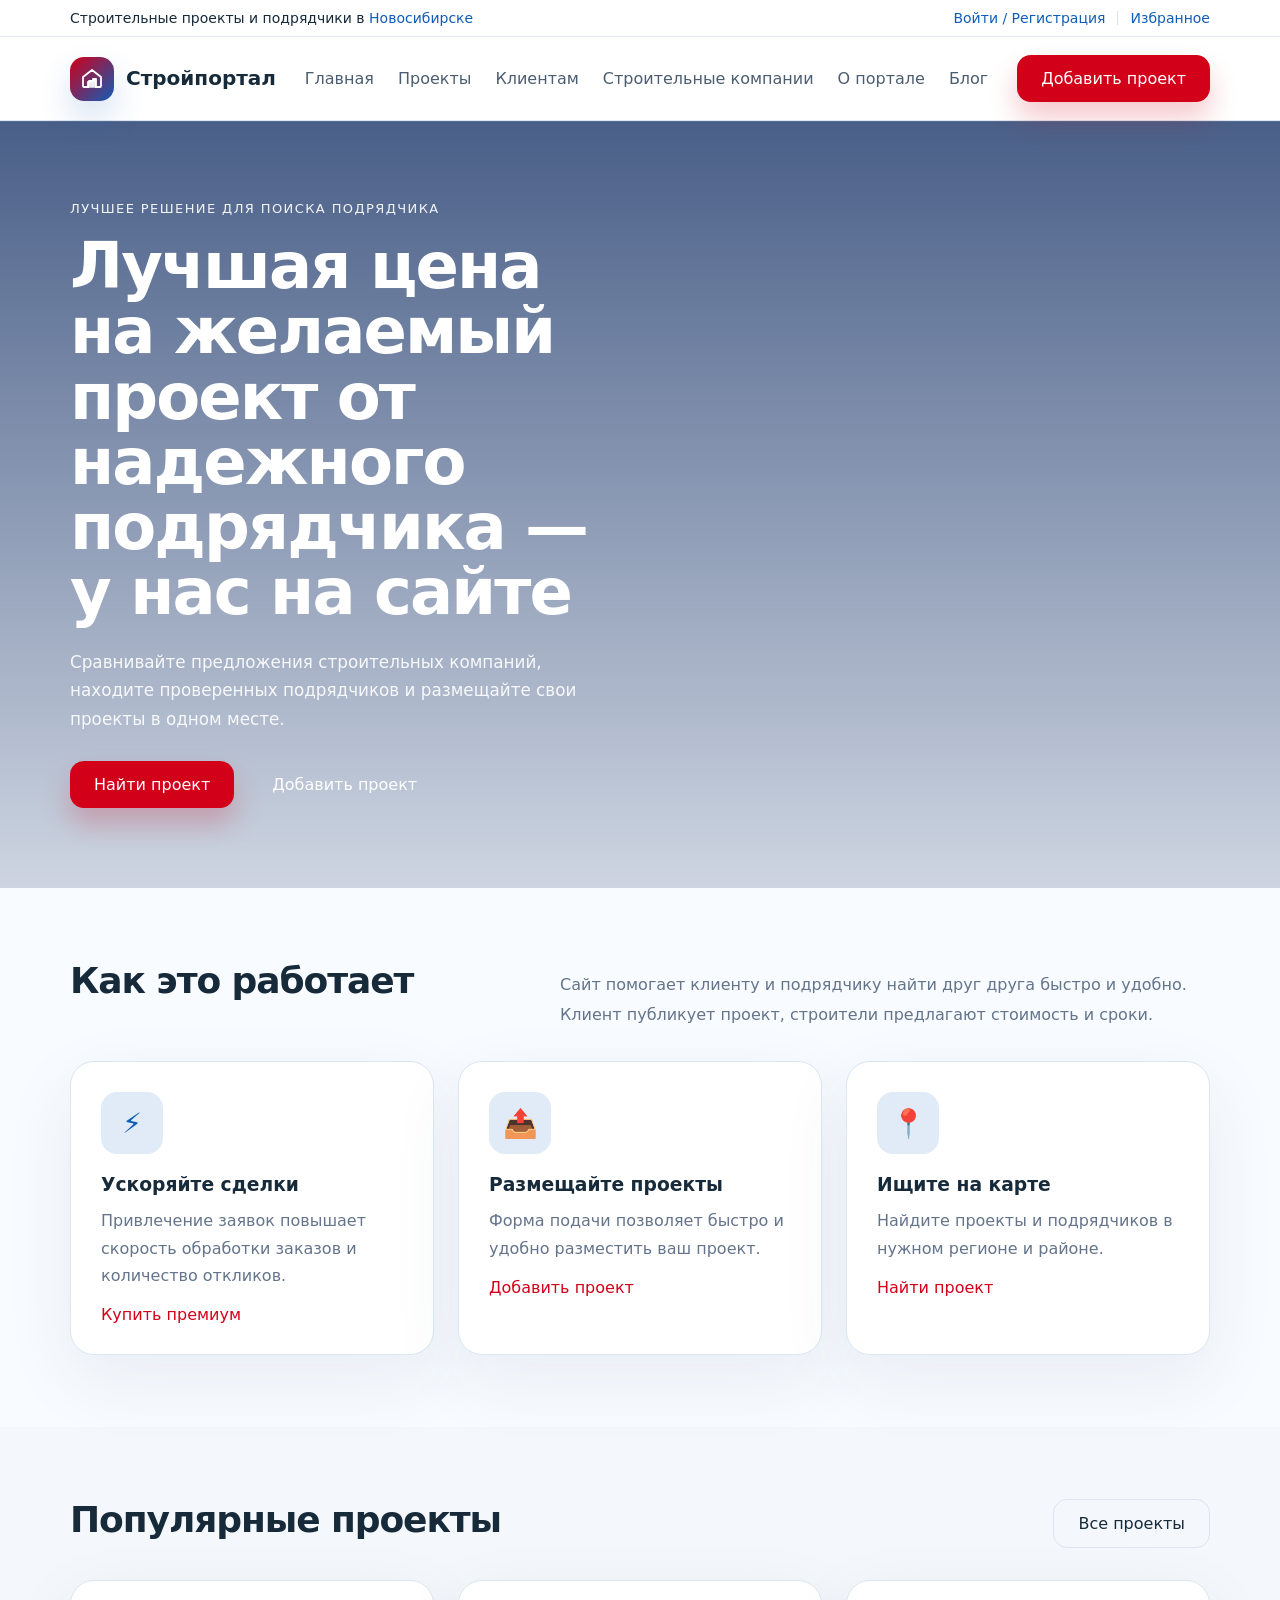
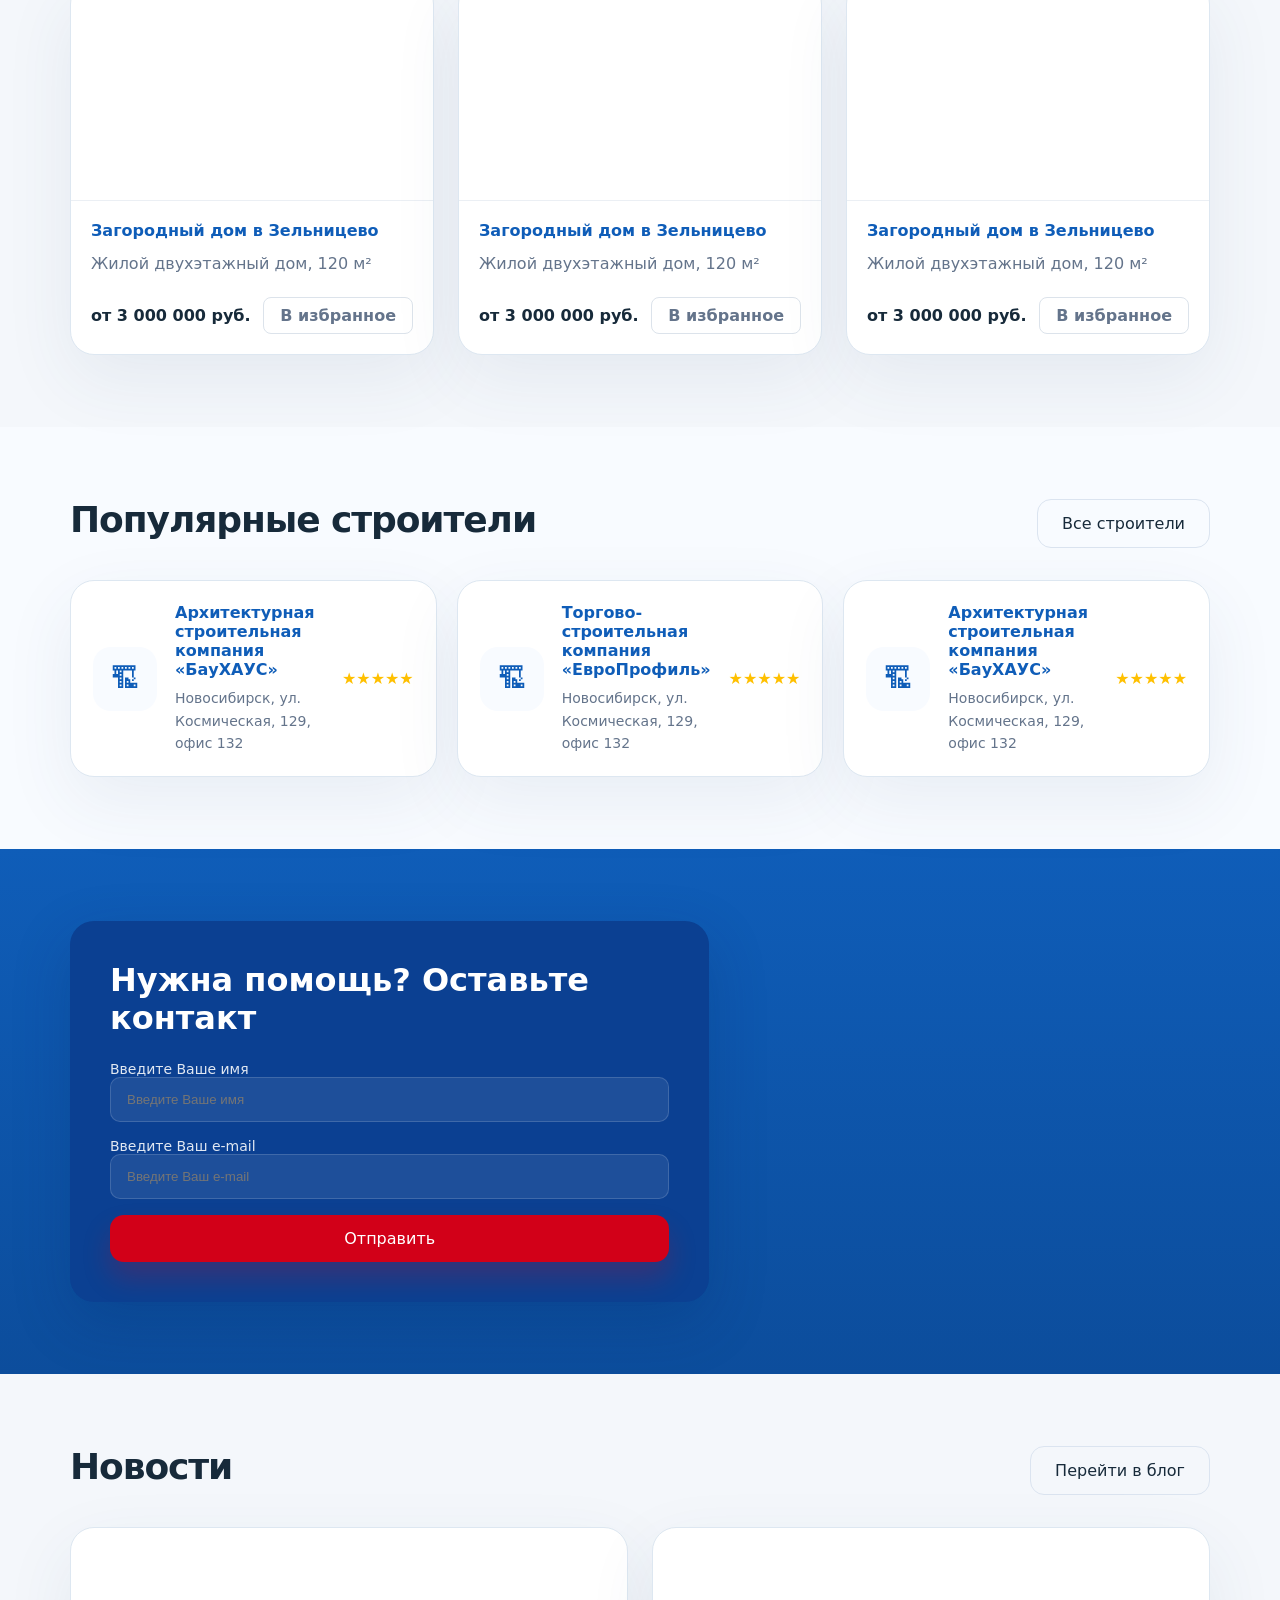
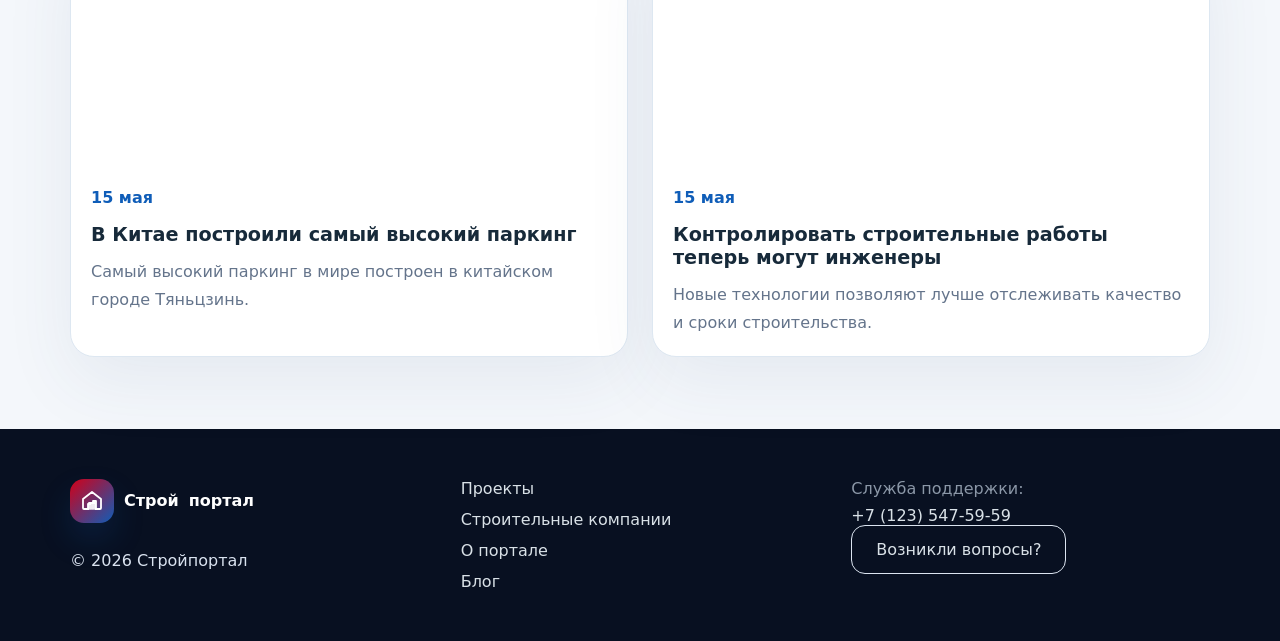
<file: index.html>
﻿<!DOCTYPE html>
<html lang="ru">
<head>
  <meta charset="UTF-8" />
  <meta name="viewport" content="width=device-width, initial-scale=1.0" />
  <title>Стройпортал — главная</title>
  <link rel="stylesheet" href="styles.css" />
</head>
<body>
  <div class="topbar">
    <div class="container topbar__inner">
      <div class="topbar__location">Строительные проекты и подрядчики в <a href="#">Новосибирске</a></div>
      <div class="topbar__actions">
        <a href="auth.html" class="topbar__link">Войти / Регистрация</a>
        <span class="topbar__divider"></span>
        <a href="#" class="topbar__link">Избранное</a>
      </div>
    </div>
  </div>

  <header class="site-header">
    <div class="container site-header__inner">
      <a href="index.html" class="logo">
        <span class="logo__symbol" aria-hidden="true">
          <svg viewBox="0 0 24 24" xmlns="http://www.w3.org/2000/svg" aria-hidden="true">
            <path d="M3 10l9-7 9 7v9a1 1 0 0 1-1 1h-5v-6h-6v6H4a1 1 0 0 1-1-1v-9z" fill="none" stroke="currentColor" stroke-width="1.8" stroke-linejoin="round" stroke-linecap="round"/>
            <path d="M8 20v-5h3v5M13 20v-8h3v8" fill="none" stroke="currentColor" stroke-width="1.8" stroke-linejoin="round" stroke-linecap="round"/>
          </svg>
        </span>
        <span class="logo__text"><strong>Строй</strong>портал</span>
      </a>
      <nav class="main-nav">
        <a href="#how-it-works">Главная</a>
        <a href="projects.html">Проекты</a>
        <a href="client.html">Клиентам</a>
        <a href="companies.html">Строительные компании</a>
        <a href="about.html">О портале</a>
        <a href="blog.html">Блог</a>
      </nav>
      <div class="header-actions">
        <a href="#add-project" class="button button--primary">Добавить проект</a>
        <button class="menu-toggle" id="menuToggle" aria-label="Открыть меню">☰</button>
      </div>
    </div>
  </header>

  <div class="mobile-menu" id="mobileMenu">
    <nav class="mobile-nav">
      <a href="#how-it-works">Главная</a>
      <a href="projects.html">Проекты</a>
      <a href="companies.html">Строительные компании</a>
      <a href="auth.html" class="mobile-nav__link">Войти / Регистрация</a>
      <a href="#" class="mobile-nav__link">Избранное</a>
    </nav>
  </div>

  <main>
    <section class="hero">
      <div class="container hero__inner">
        <div class="hero__content">
          <p class="eyebrow">Лучшее решение для поиска подрядчика</p>
          <h1>Лучшая цена на желаемый проект от надежного подрядчика — у нас на сайте</h1>
          <p class="hero__text">Сравнивайте предложения строительных компаний, находите проверенных подрядчиков и размещайте свои проекты в одном месте.</p>
          <div class="hero__buttons">
            <a href="projects.html" class="button button--primary">Найти проект</a>
            <a href="#add-project" class="button button--secondary">Добавить проект</a>
          </div>
        </div>
      </div>
    </section>

    <section class="section section--white" id="how-it-works">
      <div class="container">
        <div class="section__heading">
          <h2>Как это работает</h2>
          <p>Сайт помогает клиенту и подрядчику найти друг друга быстро и удобно. Клиент публикует проект, строители предлагают стоимость и сроки.</p>
        </div>
        <div class="cards cards--3">
          <article class="feature-card">
            <div class="feature-card__icon">⚡</div>
            <h3>Ускоряйте сделки</h3>
            <p>Привлечение заявок повышает скорость обработки заказов и количество откликов.</p>
            <a href="#" class="button button--text">Купить премиум</a>
          </article>
          <article class="feature-card">
            <div class="feature-card__icon">📤</div>
            <h3>Размещайте проекты</h3>
            <p>Форма подачи позволяет быстро и удобно разместить ваш проект.</p>
            <a href="#add-project" class="button button--text">Добавить проект</a>
          </article>
          <article class="feature-card">
            <div class="feature-card__icon">📍</div>
            <h3>Ищите на карте</h3>
            <p>Найдите проекты и подрядчиков в нужном регионе и районе.</p>
            <a href="#projects" class="button button--text">Найти проект</a>
          </article>
        </div>
      </div>
    </section>

    <section class="section" id="projects">
      <div class="container">
        <div class="section__header">
          <h2>Популярные проекты</h2>
          <a href="projects.html" class="button button--outline">Все проекты</a>
        </div>
        <div class="project-grid">
          <article class="project-card">
            <div class="project-card__image"></div>
            <div class="project-card__body">
              <a href="project.html" class="project-card__title">Загородный дом в Зельницево</a>
              <p class="project-card__meta">Жилой двухэтажный дом, 120 м²</p>
              <div class="project-card__footer">
                <span>от 3 000 000 руб.</span>
                <button class="project-card__button">В избранное</button>
              </div>
            </div>
          </article>
          <article class="project-card">
            <div class="project-card__image"></div>
            <div class="project-card__body">
              <a href="project.html" class="project-card__title">Загородный дом в Зельницево</a>
              <p class="project-card__meta">Жилой двухэтажный дом, 120 м²</p>
              <div class="project-card__footer">
                <span>от 3 000 000 руб.</span>
                <button class="project-card__button">В избранное</button>
              </div>
            </div>
          </article>
          <article class="project-card">
            <div class="project-card__image"></div>
            <div class="project-card__body">
              <a href="project.html" class="project-card__title">Загородный дом в Зельницево</a>
              <p class="project-card__meta">Жилой двухэтажный дом, 120 м²</p>
              <div class="project-card__footer">
                <span>от 3 000 000 руб.</span>
                <button class="project-card__button">В избранное</button>
              </div>
            </div>
          </article>
        </div>
      </div>
    </section>

    <section class="section section--white" id="builders">
      <div class="container">
        <div class="section__header">
          <h2>Популярные строители</h2>
          <a href="companies.html" class="button button--outline">Все строители</a>
        </div>
        <div class="builder-grid">
          <article class="builder-card">
            <div class="builder-card__logo">🏗</div>
            <div>
              <a href="#" class="builder-card__title">Архитектурная строительная компания «БауХАУС»</a>
              <p class="builder-card__address">Новосибирск, ул. Космическая, 129, офис 132</p>
            </div>
            <div class="builder-card__rating">★★★★★</div>
          </article>
          <article class="builder-card">
            <div class="builder-card__logo">🏗</div>
            <div>
              <a href="#" class="builder-card__title">Торгово-строительная компания «ЕвроПрофиль»</a>
              <p class="builder-card__address">Новосибирск, ул. Космическая, 129, офис 132</p>
            </div>
            <div class="builder-card__rating">★★★★★</div>
          </article>
          <article class="builder-card">
            <div class="builder-card__logo">🏗</div>
            <div>
              <a href="#" class="builder-card__title">Архитектурная строительная компания «БауХАУС»</a>
              <p class="builder-card__address">Новосибирск, ул. Космическая, 129, офис 132</p>
            </div>
            <div class="builder-card__rating">★★★★★</div>
          </article>
        </div>
      </div>
    </section>

    <section class="section contact-section" id="about">
      <div class="container contact-section__inner">
        <div class="contact-card">
          <h2>Нужна помощь? Оставьте контакт</h2>
          <form class="contact-form">
            <label>
              Введите Ваше имя
              <input type="text" placeholder="Введите Ваше имя" />
            </label>
            <label>
              Введите Ваш e-mail
              <input type="email" placeholder="Введите Ваш e-mail" />
            </label>
            <button type="submit" class="button button--primary">Отправить</button>
          </form>
        </div>
      </div>
    </section>

    <section class="section" id="news">
      <div class="container">
        <div class="section__header">
          <h2>Новости</h2>
          <a href="blog.html" class="button button--outline">Перейти в блог</a>
        </div>
        <div class="news-grid">
          <article class="news-card">
            <div class="news-card__image"></div>
            <div class="news-card__content">
              <span class="news-card__date">15 мая</span>
              <a href="#" class="news-card__title">В Китае построили самый высокий паркинг</a>
              <p>Самый высокий паркинг в мире построен в китайском городе Тяньцзинь.</p>
            </div>
          </article>
          <article class="news-card">
            <div class="news-card__image"></div>
            <div class="news-card__content">
              <span class="news-card__date">15 мая</span>
              <a href="#" class="news-card__title">Контролировать строительные работы теперь могут инженеры</a>
              <p>Новые технологии позволяют лучше отслеживать качество и сроки строительства.</p>
            </div>
          </article>
        </div>
      </div>
    </section>
  </main>

  <footer class="site-footer">
    <div class="container site-footer__inner">
      <div>
        <div class="footer-logo">
        <span class="footer-logo__symbol" aria-hidden="true">
          <svg viewBox="0 0 24 24" xmlns="http://www.w3.org/2000/svg" aria-hidden="true">
            <path d="M3 10l9-7 9 7v9a1 1 0 0 1-1 1h-5v-6h-6v6H4a1 1 0 0 1-1-1v-9z" fill="none" stroke="currentColor" stroke-width="1.8" stroke-linejoin="round" stroke-linecap="round"/>
            <path d="M8 20v-5h3v5M13 20v-8h3v8" fill="none" stroke="currentColor" stroke-width="1.8" stroke-linejoin="round" stroke-linecap="round"/>
          </svg>
        </span>
        <strong>Строй</strong>портал
      </div>
        <p>© 2026 Стройпортал</p>
      </div>
      <div class="footer-links">
        <a href="projects.html">Проекты</a>
        <a href="companies.html">Строительные компании</a>
        <a href="about.html">О портале</a>
        <a href="blog.html">Блог</a>
      </div>
      <div class="footer-support">
        <p>Служба поддержки:</p>
        <a href="tel:+71235475959">+7 (123) 547-59-59</a>
        <a href="#" class="button button--outline">Возникли вопросы?</a>
      </div>
    </div>
  </footer>

  <script src="script.js"></script>
</body>
</html>
</file>
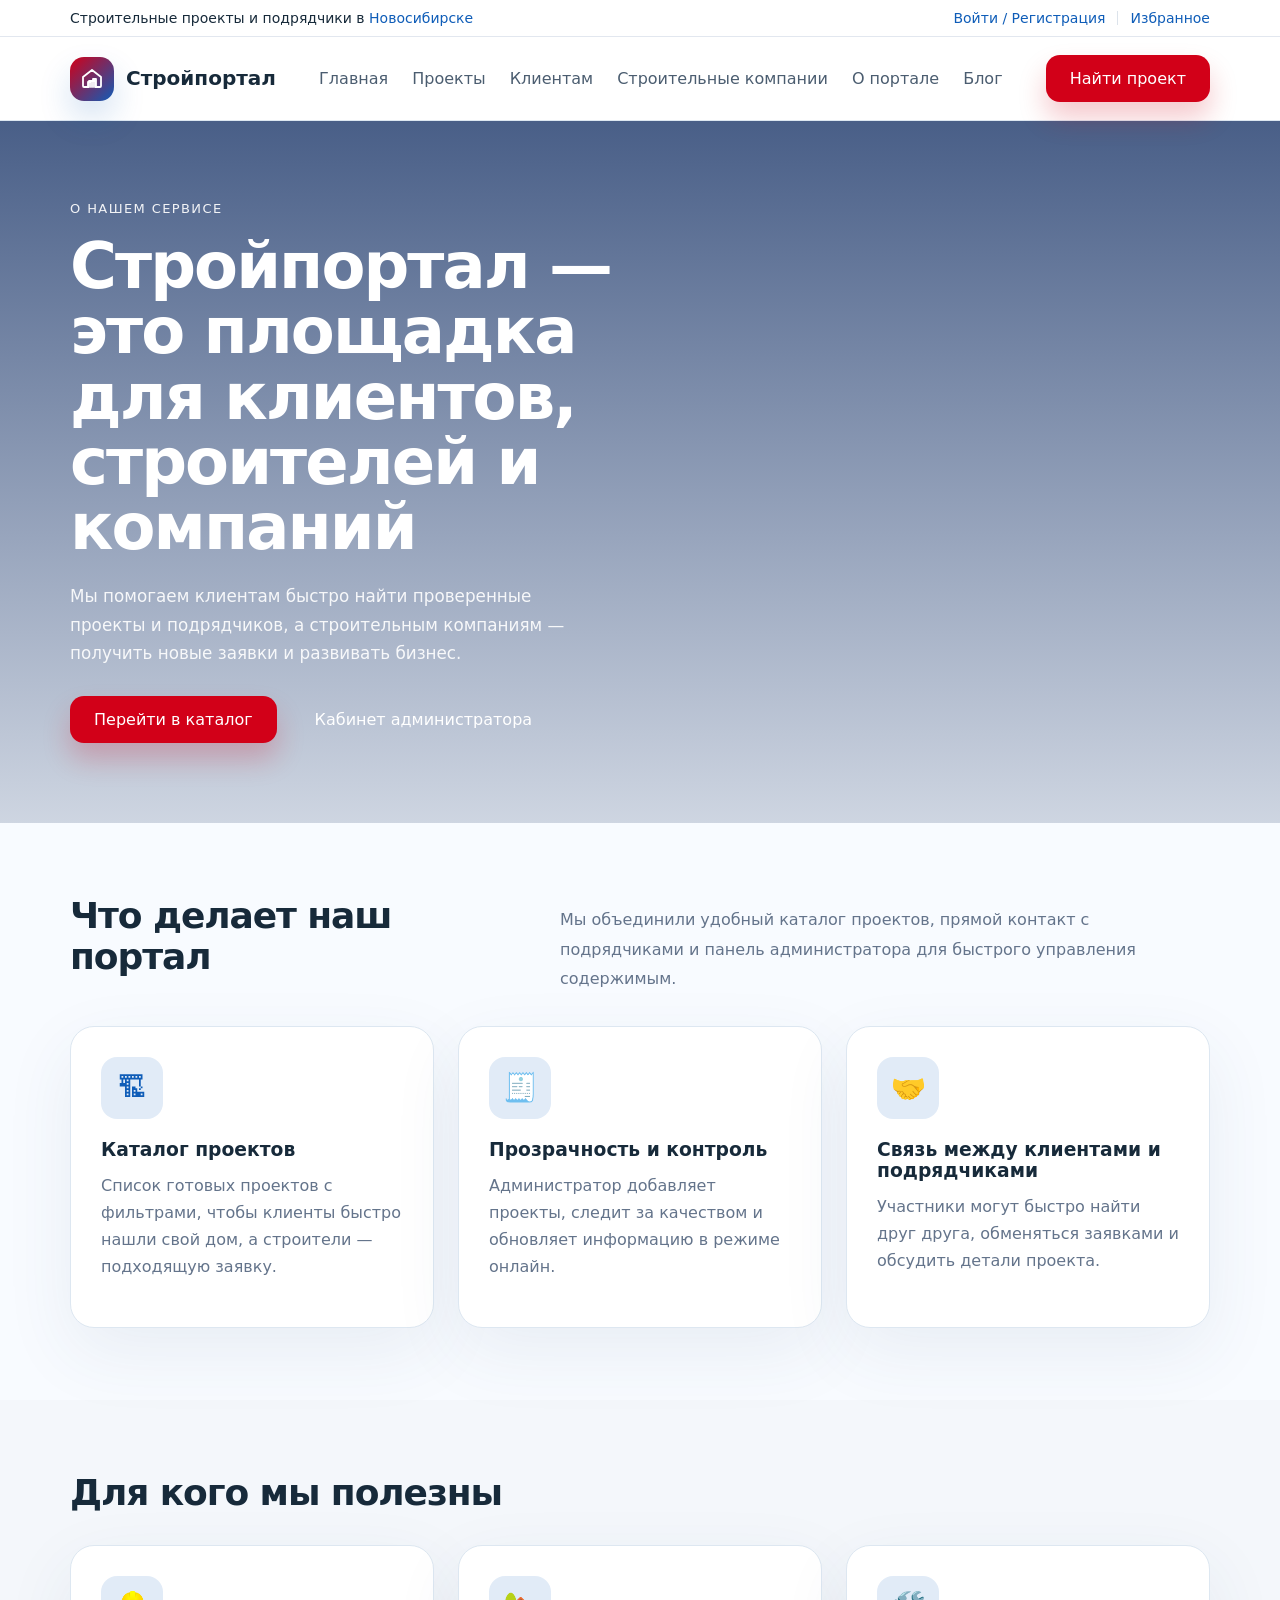
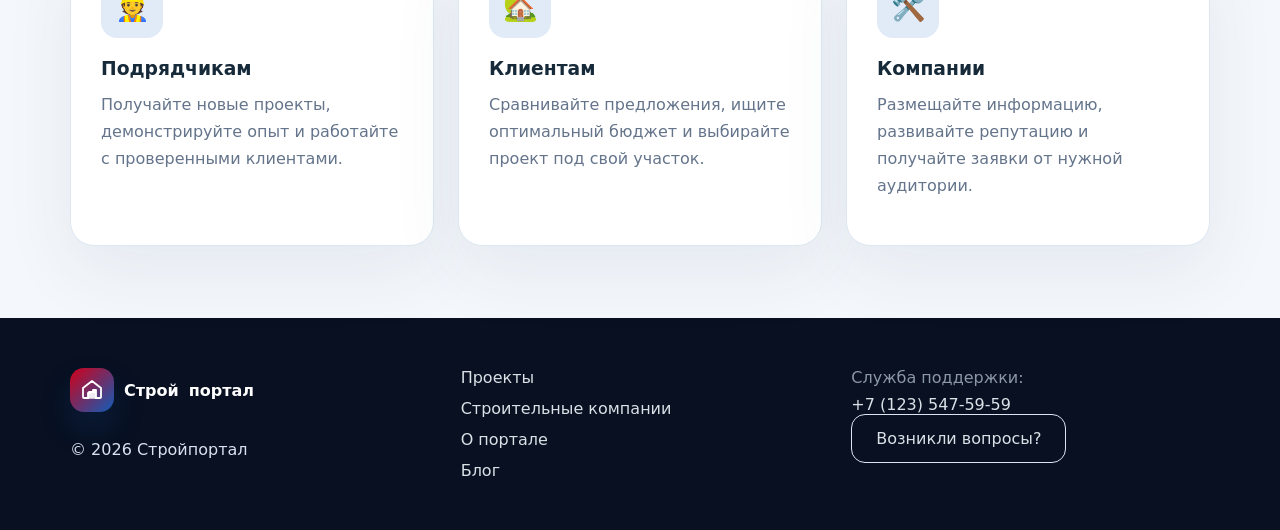
<file: about.html>
<!DOCTYPE html>
<html lang="ru">
<head>
  <meta charset="UTF-8" />
  <meta name="viewport" content="width=device-width, initial-scale=1.0" />
  <title>О портале — Стройпортал</title>
  <link rel="stylesheet" href="styles.css" />
</head>
<body>
  <div class="topbar">
    <div class="container topbar__inner">
      <div class="topbar__location">Строительные проекты и подрядчики в <a href="#">Новосибирске</a></div>
      <div class="topbar__actions">
        <a href="auth.html" class="topbar__link">Войти / Регистрация</a>
        <span class="topbar__divider"></span>
        <a href="#" class="topbar__link">Избранное</a>
      </div>
    </div>
  </div>

  <header class="site-header">
    <div class="container site-header__inner">
      <a href="index.html" class="logo">
        <span class="logo__symbol" aria-hidden="true">
          <svg viewBox="0 0 24 24" xmlns="http://www.w3.org/2000/svg" aria-hidden="true">
            <path d="M3 10l9-7 9 7v9a1 1 0 0 1-1 1h-5v-6h-6v6H4a1 1 0 0 1-1-1v-9z" fill="none" stroke="currentColor" stroke-width="1.8" stroke-linejoin="round" stroke-linecap="round"/>
            <path d="M8 20v-5h3v5M13 20v-8h3v8" fill="none" stroke="currentColor" stroke-width="1.8" stroke-linejoin="round" stroke-linecap="round"/>
          </svg>
        </span>
        <span class="logo__text"><strong>Строй</strong>портал</span>
      </a>
      <nav class="main-nav">
        <a href="index.html">Главная</a>
        <a href="projects.html">Проекты</a>
        <a href="client.html">Клиентам</a>
        <a href="companies.html">Строительные компании</a>
        <a href="about.html">О портале</a>
        <a href="blog.html">Блог</a>
      </nav>
      <div class="header-actions">
        <a href="projects.html" class="button button--primary">Найти проект</a>
        <button class="menu-toggle" id="menuToggle" aria-label="Открыть меню">☰</button>
      </div>
    </div>
  </header>

  <div class="mobile-menu" id="mobileMenu">
    <nav class="mobile-nav">
      <a href="index.html">Главная</a>
      <a href="projects.html">Проекты</a>
      <a href="client.html">Клиентам</a>
      <a href="companies.html">Строительные компании</a>
      <a href="about.html" class="mobile-nav__link">О портале</a>
      <a href="blog.html" class="mobile-nav__link">Блог</a>
    </nav>
  </div>

  <main>
    <section class="hero">
      <div class="container hero__inner">
        <div class="hero__content">
          <p class="eyebrow">О нашем сервисе</p>
          <h1>Стройпортал — это площадка для клиентов, строителей и компаний</h1>
          <p class="hero__text">Мы помогаем клиентам быстро найти проверенные проекты и подрядчиков, а строительным компаниям — получить новые заявки и развивать бизнес.</p>
          <div class="hero__buttons">
            <a href="projects.html" class="button button--primary">Перейти в каталог</a>
            <a href="admin.html" class="button button--secondary">Кабинет администратора</a>
          </div>
        </div>
      </div>
    </section>

    <section class="section section--white">
      <div class="container">
        <div class="section__heading">
          <h2>Что делает наш портал</h2>
          <p>Мы объединили удобный каталог проектов, прямой контакт с подрядчиками и панель администратора для быстрого управления содержимым.</p>
        </div>
        <div class="cards cards--3">
          <article class="feature-card">
            <div class="feature-card__icon">🏗</div>
            <h3>Каталог проектов</h3>
            <p>Список готовых проектов с фильтрами, чтобы клиенты быстро нашли свой дом, а строители — подходящую заявку.</p>
          </article>
          <article class="feature-card">
            <div class="feature-card__icon">🧾</div>
            <h3>Прозрачность и контроль</h3>
            <p>Администратор добавляет проекты, следит за качеством и обновляет информацию в режиме онлайн.</p>
          </article>
          <article class="feature-card">
            <div class="feature-card__icon">🤝</div>
            <h3>Связь между клиентами и подрядчиками</h3>
            <p>Участники могут быстро найти друг друга, обменяться заявками и обсудить детали проекта.</p>
          </article>
        </div>
      </div>
    </section>

    <section class="section">
      <div class="container">
        <div class="section__header">
          <h2>Для кого мы полезны</h2>
        </div>
        <div class="cards cards--3">
          <article class="feature-card">
            <div class="feature-card__icon">👷</div>
            <h3>Подрядчикам</h3>
            <p>Получайте новые проекты, демонстрируйте опыт и работайте с проверенными клиентами.</p>
          </article>
          <article class="feature-card">
            <div class="feature-card__icon">🏡</div>
            <h3>Клиентам</h3>
            <p>Сравнивайте предложения, ищите оптимальный бюджет и выбирайте проект под свой участок.</p>
          </article>
          <article class="feature-card">
            <div class="feature-card__icon">🛠️</div>
            <h3>Компании</h3>
            <p>Размещайте информацию, развивайте репутацию и получайте заявки от нужной аудитории.</p>
          </article>
        </div>
      </div>
    </section>
  </main>

  <footer class="site-footer">
    <div class="container site-footer__inner">
      <div>
        <div class="footer-logo">
          <span class="footer-logo__symbol" aria-hidden="true">
            <svg viewBox="0 0 24 24" xmlns="http://www.w3.org/2000/svg" aria-hidden="true">
              <path d="M3 10l9-7 9 7v9a1 1 0 0 1-1 1h-5v-6h-6v6H4a1 1 0 0 1-1-1v-9z" fill="none" stroke="currentColor" stroke-width="1.8" stroke-linejoin="round" stroke-linecap="round"/>
              <path d="M8 20v-5h3v5M13 20v-8h3v8" fill="none" stroke="currentColor" stroke-width="1.8" stroke-linejoin="round" stroke-linecap="round"/>
            </svg>
          </span>
          <strong>Строй</strong>портал
        </div>
        <p>© 2026 Стройпортал</p>
      </div>
      <div class="footer-links">
        <a href="projects.html">Проекты</a>
        <a href="companies.html">Строительные компании</a>
        <a href="about.html">О портале</a>
        <a href="blog.html">Блог</a>
      </div>
      <div class="footer-support">
        <p>Служба поддержки:</p>
        <a href="tel:+71235475959">+7 (123) 547-59-59</a>
        <a href="#" class="button button--outline">Возникли вопросы?</a>
      </div>
    </div>
  </footer>

  <script src="script.js"></script>
</body>
</html>
</file>
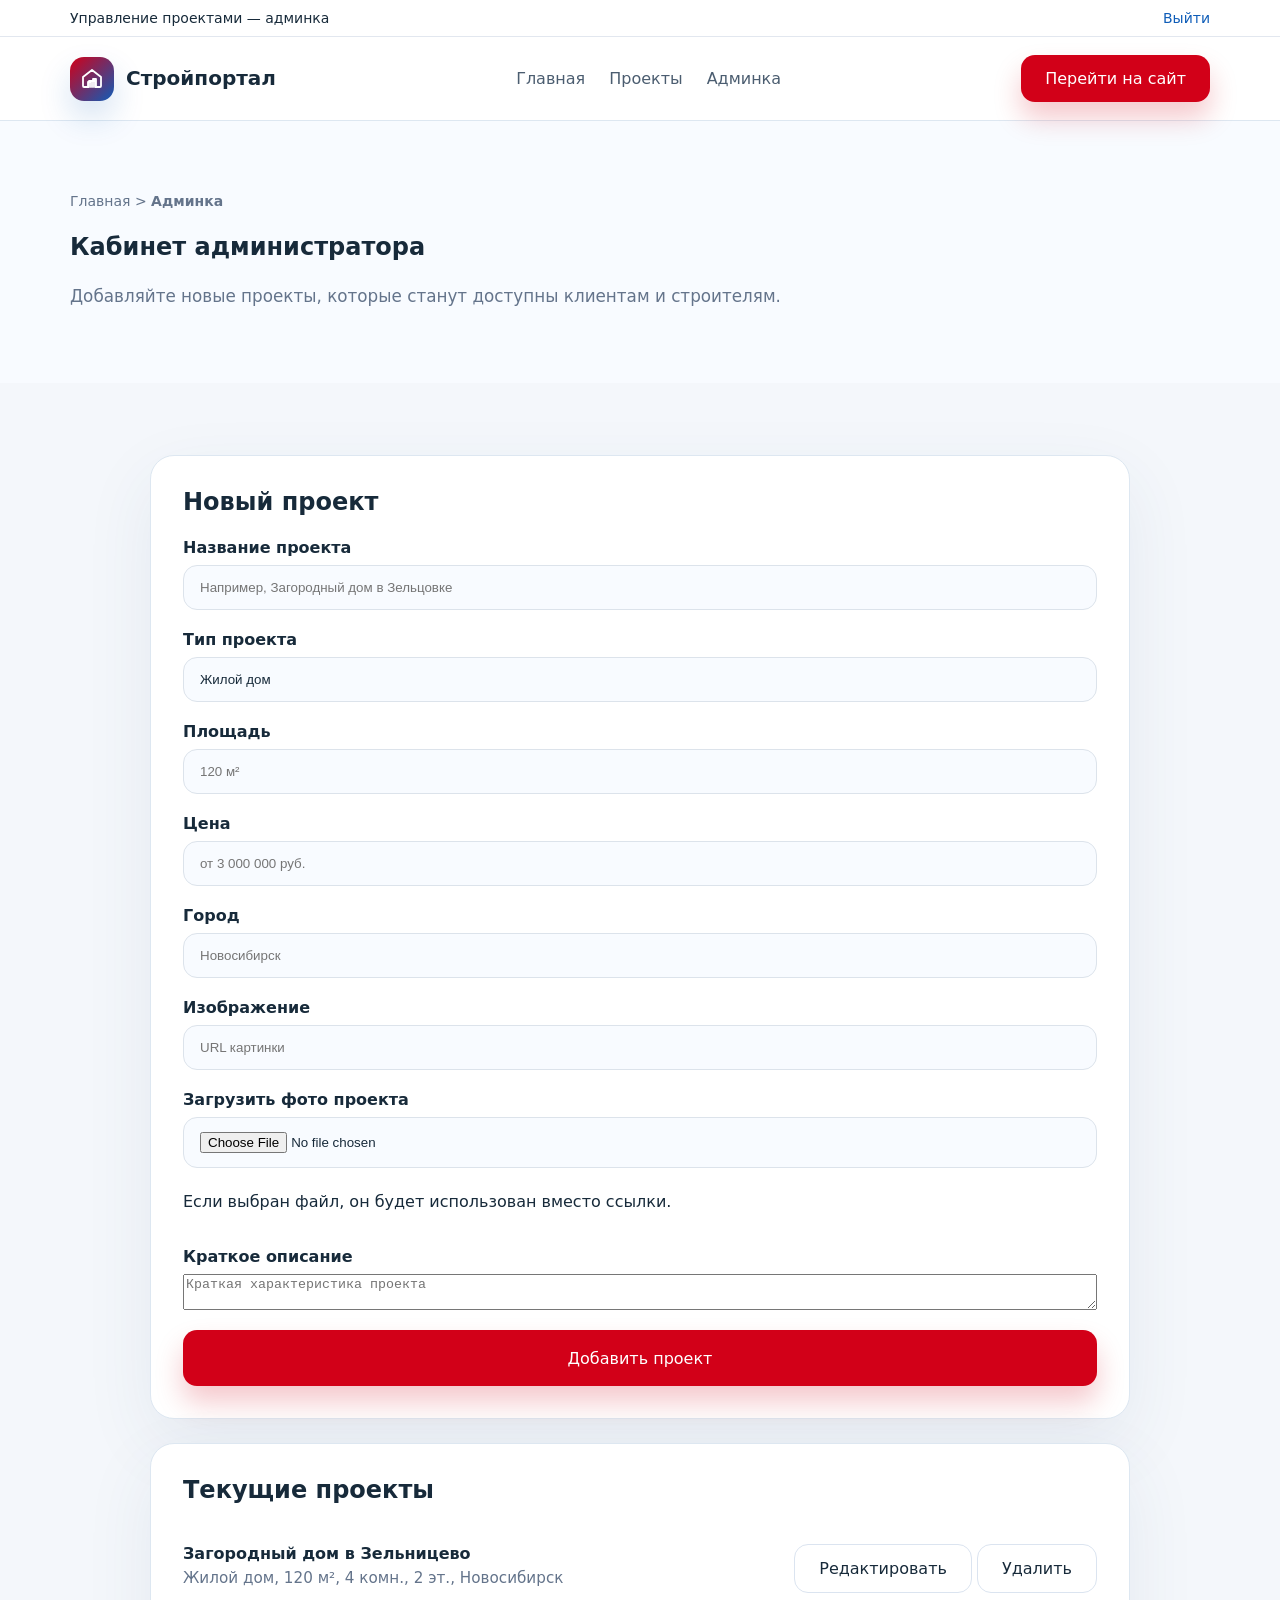
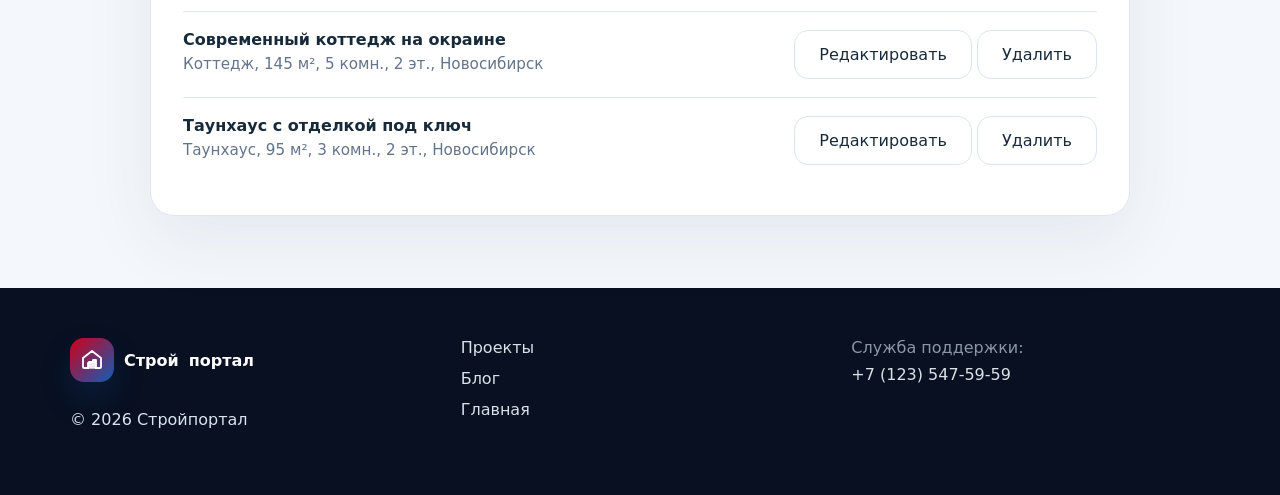
<file: admin.html>
<!DOCTYPE html>
<html lang="ru">
<head>
  <meta charset="UTF-8" />
  <meta name="viewport" content="width=device-width, initial-scale=1.0" />
  <title>Админка — Стройпортал</title>
  <link rel="stylesheet" href="styles.css" />
</head>
<body>
  <div class="topbar">
    <div class="container topbar__inner">
      <div class="topbar__location">Управление проектами — админка</div>
      <div class="topbar__actions">
        <a href="auth.html" class="topbar__link">Выйти</a>
      </div>
    </div>
  </div>

  <header class="site-header">
    <div class="container site-header__inner">
      <a href="index.html" class="logo">
        <span class="logo__symbol" aria-hidden="true">
          <svg viewBox="0 0 24 24" xmlns="http://www.w3.org/2000/svg" aria-hidden="true">
            <path d="M3 10l9-7 9 7v9a1 1 0 0 1-1 1h-5v-6h-6v6H4a1 1 0 0 1-1-1v-9z" fill="none" stroke="currentColor" stroke-width="1.8" stroke-linejoin="round" stroke-linecap="round"/>
            <path d="M8 20v-5h3v5M13 20v-8h3v8" fill="none" stroke="currentColor" stroke-width="1.8" stroke-linejoin="round" stroke-linecap="round"/>
          </svg>
        </span>
        <span class="logo__text"><strong>Строй</strong>портал</span>
      </a>
      <nav class="main-nav">
        <a href="index.html">Главная</a>
        <a href="projects.html">Проекты</a>
        <a href="admin.html">Админка</a>
      </nav>
      <div class="header-actions">
        <a href="index.html" class="button button--primary">Перейти на сайт</a>
      </div>
    </div>
  </header>

  <main>
    <section class="section section--white">
      <div class="container">
        <div class="breadcrumb">Главная &gt; <strong>Админка</strong></div>
        <h1>Кабинет администратора</h1>
        <p class="section__text">Добавляйте новые проекты, которые станут доступны клиентам и строителям.</p>
      </div>
    </section>

    <section class="section">
      <div class="container admin-panel">
        <div class="admin-card">
          <h2>Новый проект</h2>
          <form id="projectForm" class="auth-form admin-form">
            <input id="projectId" type="hidden" />
            <div class="form-group">
              <label>Название проекта</label>
              <input id="projectTitle" type="text" placeholder="Например, Загородный дом в Зельцовке" required />
            </div>
            <div class="form-group">
              <label>Тип проекта</label>
              <select id="projectType">
                <option>Жилой дом</option>
                <option>Таунхаус</option>
                <option>Коттедж</option>
              </select>
            </div>
            <div class="form-group">
              <label>Площадь</label>
              <input id="projectArea" type="text" placeholder="120 м²" required />
            </div>
            <div class="form-group">
              <label>Цена</label>
              <input id="projectPrice" type="text" placeholder="от 3 000 000 руб." required />
            </div>
            <div class="form-group">
              <label>Город</label>
              <input id="projectCity" type="text" placeholder="Новосибирск" required />
            </div>
            <div class="form-group">
              <label>Изображение</label>
              <input id="projectImage" type="text" placeholder="URL картинки" />
            </div>
            <div class="form-group">
              <label>Загрузить фото проекта</label>
              <input id="projectImageFile" type="file" accept="image/*" />
              <input id="projectImageData" type="hidden" />
              <p class="field-note">Если выбран файл, он будет использован вместо ссылки.</p>
            </div>
            <div class="form-group">
              <label>Краткое описание</label>
              <textarea id="projectDescription" placeholder="Краткая характеристика проекта"></textarea>
            </div>
            <div class="admin-form-actions">
              <button type="submit" id="projectSubmitButton" class="button button--primary button--full">Добавить проект</button>
              <button type="button" id="cancelEdit" class="button button--text" style="display:none;">Отменить</button>
            </div>
          </form>
        </div>

        <div class="admin-card admin-list-card">
          <h2>Текущие проекты</h2>
          <div id="adminProjectList"></div>
        </div>
      </div>
    </section>
  </main>

  <footer class="site-footer">
    <div class="container site-footer__inner">
      <div>
        <div class="footer-logo">
          <span class="footer-logo__symbol" aria-hidden="true">
            <svg viewBox="0 0 24 24" xmlns="http://www.w3.org/2000/svg" aria-hidden="true">
              <path d="M3 10l9-7 9 7v9a1 1 0 0 1-1 1h-5v-6h-6v6H4a1 1 0 0 1-1-1v-9z" fill="none" stroke="currentColor" stroke-width="1.8" stroke-linejoin="round" stroke-linecap="round"/>
              <path d="M8 20v-5h3v5M13 20v-8h3v8" fill="none" stroke="currentColor" stroke-width="1.8" stroke-linejoin="round" stroke-linecap="round"/>
            </svg>
          </span>
          <strong>Строй</strong>портал
        </div>
        <p>© 2026 Стройпортал</p>
      </div>
      <div class="footer-links">
        <a href="projects.html">Проекты</a>
        <a href="blog.html">Блог</a>
        <a href="index.html">Главная</a>
      </div>
      <div class="footer-support">
        <p>Служба поддержки:</p>
        <a href="tel:+71235475959">+7 (123) 547-59-59</a>
      </div>
    </div>
  </footer>

  <script src="script.js"></script>
</body>
</html>
</file>
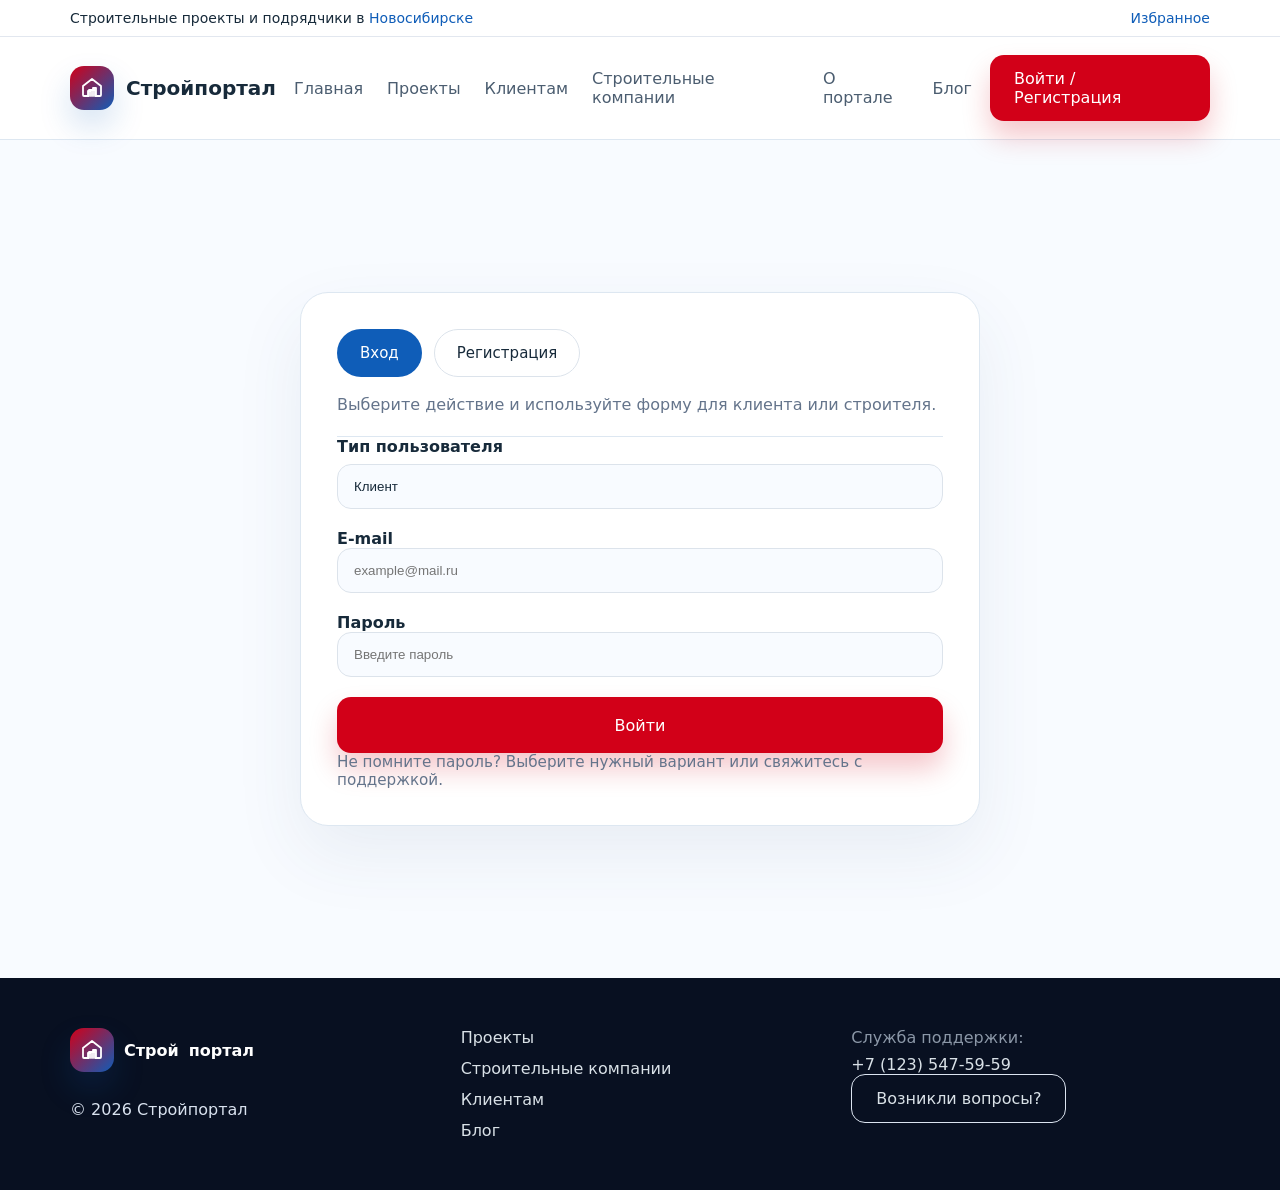
<file: auth.html>
﻿<!DOCTYPE html>
<html lang="ru">
<head>
  <meta charset="UTF-8" />
  <meta name="viewport" content="width=device-width, initial-scale=1.0" />
  <title>Стройпортал — Вход / Регистрация</title>
  <link rel="stylesheet" href="styles.css" />
</head>
<body>
  <div class="topbar">
    <div class="container topbar__inner">
      <div class="topbar__location">Строительные проекты и подрядчики в <a href="#">Новосибирске</a></div>
      <div class="topbar__actions">
        <a href="#" class="topbar__link">Избранное</a>
      </div>
    </div>
  </div>

  <header class="site-header">
    <div class="container site-header__inner">
      <a href="index.html" class="logo">
        <span class="logo__symbol" aria-hidden="true">
          <svg viewBox="0 0 24 24" xmlns="http://www.w3.org/2000/svg" aria-hidden="true">
            <path d="M3 10l9-7 9 7v9a1 1 0 0 1-1 1h-5v-6h-6v6H4a1 1 0 0 1-1-1v-9z" fill="none" stroke="currentColor" stroke-width="1.8" stroke-linejoin="round" stroke-linecap="round"/>
            <path d="M8 20v-5h3v5M13 20v-8h3v8" fill="none" stroke="currentColor" stroke-width="1.8" stroke-linejoin="round" stroke-linecap="round"/>
          </svg>
        </span>
        <span class="logo__text"><strong>Строй</strong>портал</span>
      </a>
      <nav class="main-nav">
        <a href="index.html">Главная</a>
        <a href="projects.html">Проекты</a>
        <a href="client.html">Клиентам</a>
        <a href="companies.html">Строительные компании</a>
        <a href="about.html">О портале</a>
        <a href="blog.html">Блог</a>
      </nav>
      <div class="header-actions">
        <a href="auth.html" class="button button--primary">Войти / Регистрация</a>
        <button class="menu-toggle" id="menuToggle" aria-label="Открыть меню">☰</button>
      </div>
    </div>
  </header>

  <main>
    <section class="section section--white">
      <div class="container auth-panel">
        <div class="auth-card auth-card--tabs">
          <div class="auth-card__header">
            <div class="auth-tabs" role="tablist" aria-label="Авторизация">
              <button class="auth-tab auth-tab--active" type="button" data-auth-tab="login">Вход</button>
              <button class="auth-tab" type="button" data-auth-tab="register">Регистрация</button>
            </div>
            <p>Выберите действие и используйте форму для клиента или строителя.</p>
          </div>

          <div class="auth-card__content">
            <div class="auth-pane auth-pane--active" data-auth-panel="login">
              <form class="auth-form">
                <div class="form-group">
                  <label>Тип пользователя</label>
                  <select>
                    <option>Клиент</option>
                    <option>Строитель</option>
                  </select>
                </div>
                <div class="form-group">
                  <label>E-mail<input type="email" placeholder="example@mail.ru" required /></label>
                </div>
                <div class="form-group">
                  <label>Пароль<input type="password" placeholder="Введите пароль" required /></label>
                </div>
                <button type="submit" class="button button--primary button--full">Войти</button>
              </form>
              <p class="auth-note">Не помните пароль? Выберите нужный вариант или свяжитесь с поддержкой.</p>
            </div>

            <div class="auth-pane" data-auth-panel="register">
              <form class="auth-form">
                <div class="form-group">
                  <label>Тип пользователя</label>
                  <select>
                    <option>Клиент</option>
                    <option>Строитель</option>
                  </select>
                </div>
                <div class="form-group">
                  <label>ФИО / Название компании<input type="text" placeholder="Иван Иванов или ООО СтройГрад" required /></label>
                </div>
                <div class="form-group">
                  <label>Телефон<input type="tel" placeholder="+7 (___) ___-__-__" required /></label>
                </div>
                <div class="form-group">
                  <label>E-mail<input type="email" placeholder="example@mail.ru" required /></label>
                </div>
                <div class="form-group">
                  <label>Пароль<input type="password" placeholder="Придумайте пароль" required /></label>
                </div>
                <button type="submit" class="button button--primary button--full">Зарегистрироваться</button>
              </form>
              <p class="auth-note">Создайте аккаунт клиента или подрядчика и получите доступ к проектам и заказам.</p>
            </div>
          </div>
        </div>
      </div>
    </section>
  </main>

  <footer class="site-footer">
    <div class="container site-footer__inner">
      <div>
        <div class="footer-logo">
          <span class="footer-logo__symbol" aria-hidden="true">
            <svg viewBox="0 0 24 24" xmlns="http://www.w3.org/2000/svg" aria-hidden="true">
              <path d="M3 10l9-7 9 7v9a1 1 0 0 1-1 1h-5v-6h-6v6H4a1 1 0 0 1-1-1v-9z" fill="none" stroke="currentColor" stroke-width="1.8" stroke-linejoin="round" stroke-linecap="round"/>
              <path d="M8 20v-5h3v5M13 20v-8h3v8" fill="none" stroke="currentColor" stroke-width="1.8" stroke-linejoin="round" stroke-linecap="round"/>
            </svg>
          </span>
          <strong>Строй</strong>портал
        </div>
        <p>© 2026 Стройпортал</p>
      </div>
      <div class="footer-links">
        <a href="projects.html">Проекты</a>
        <a href="companies.html">Строительные компании</a>
        <a href="client.html">Клиентам</a>
        <a href="blog.html">Блог</a>
      </div>
      <div class="footer-support">
        <p>Служба поддержки:</p>
        <a href="tel:+71235475959">+7 (123) 547-59-59</a>
        <a href="#" class="button button--outline">Возникли вопросы?</a>
      </div>
    </div>
  </footer>

  <script src="script.js"></script>
</body>
</html>
</file>
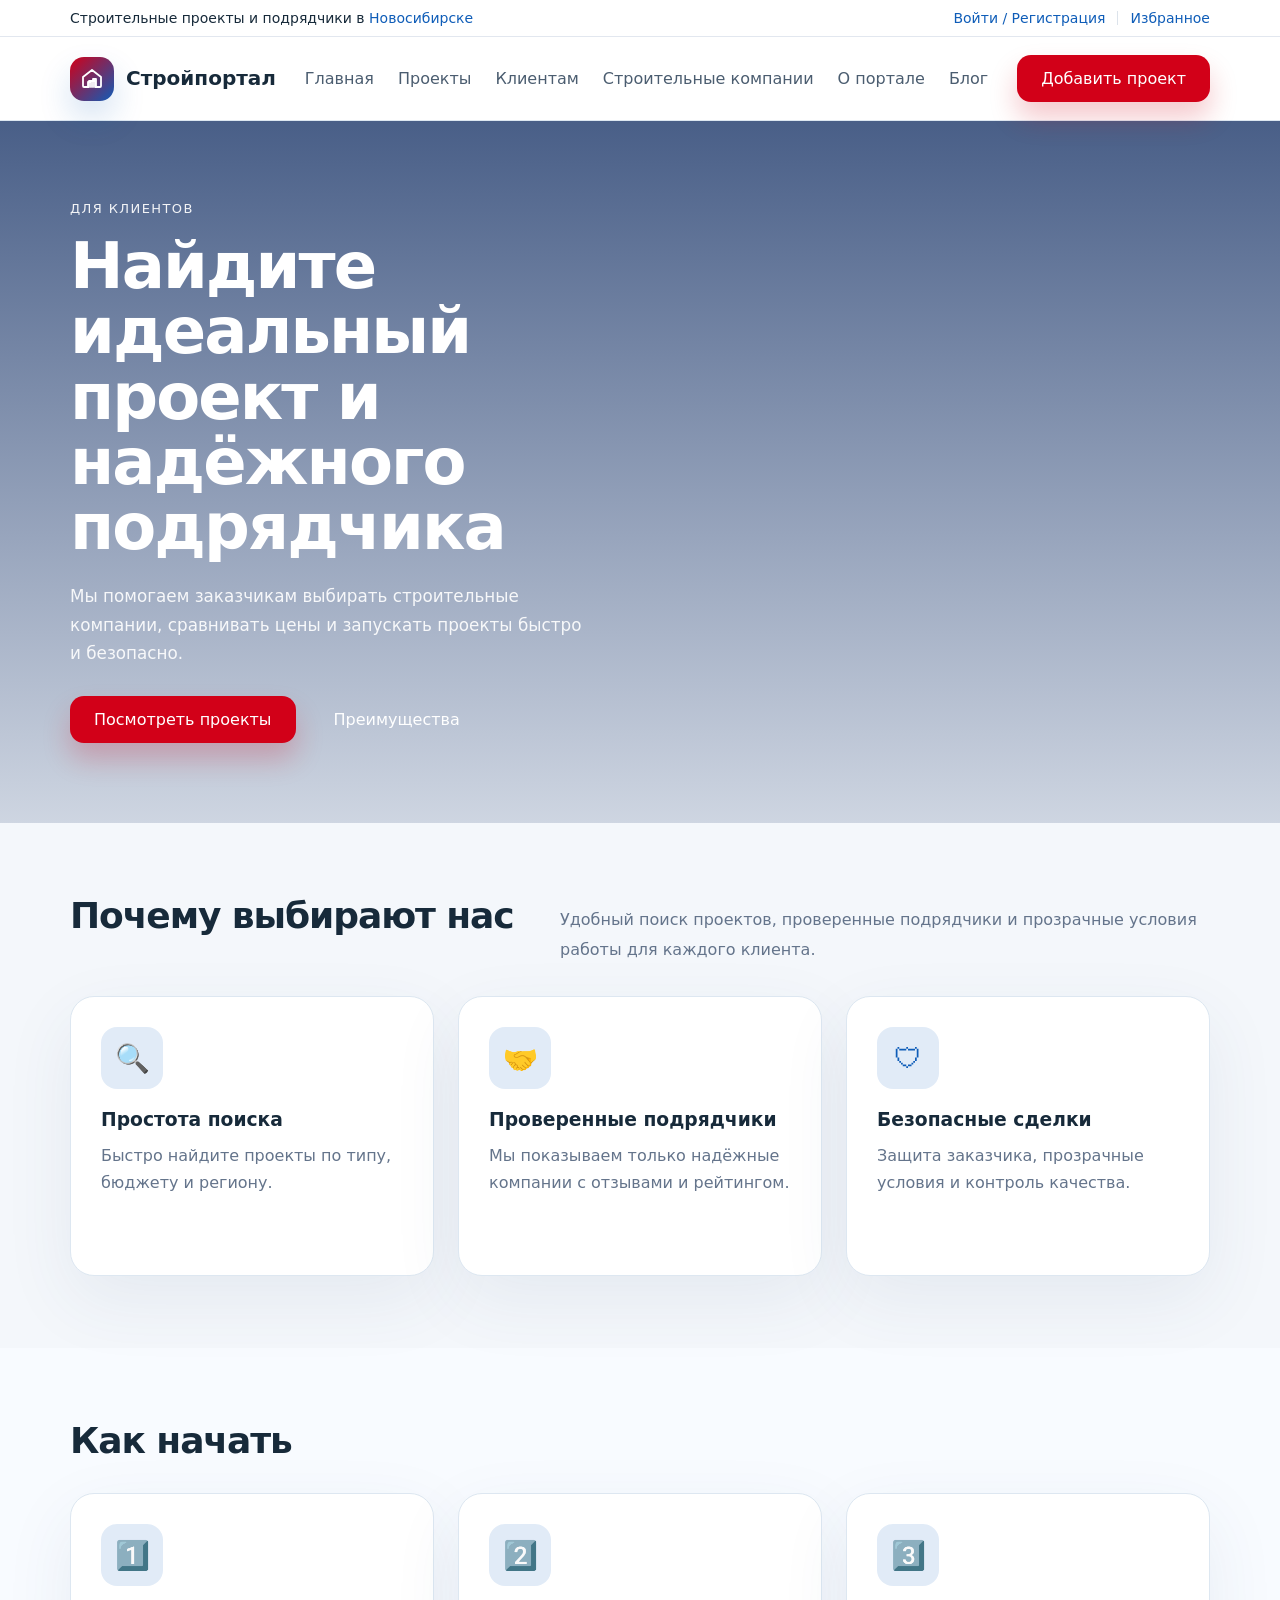
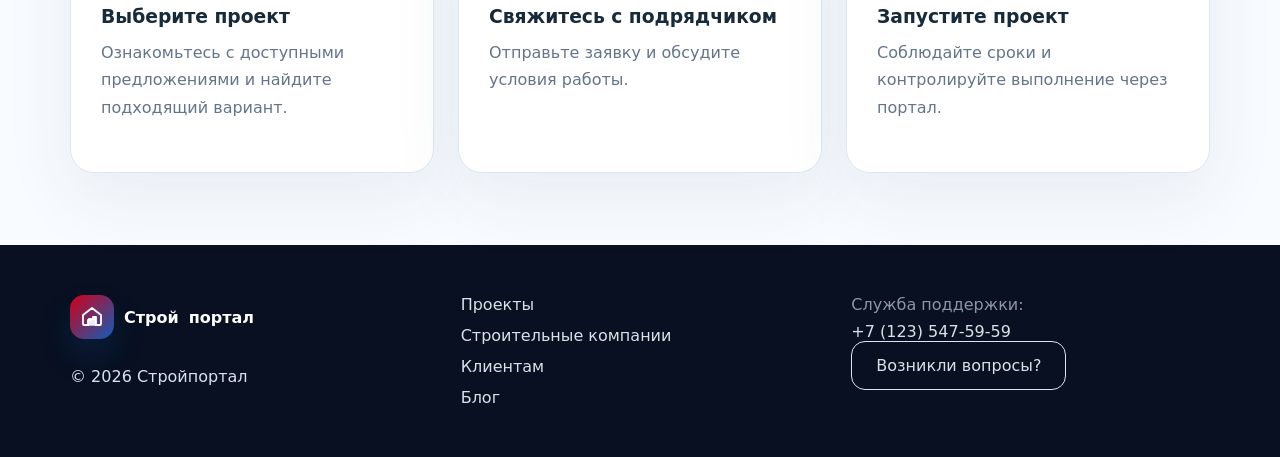
<file: client.html>
﻿<!DOCTYPE html>
<html lang="ru">
<head>
  <meta charset="UTF-8" />
  <meta name="viewport" content="width=device-width, initial-scale=1.0" />
  <title>Стройпортал — для клиентов</title>
  <link rel="stylesheet" href="styles.css" />
</head>
<body>
  <div class="topbar">
    <div class="container topbar__inner">
      <div class="topbar__location">Строительные проекты и подрядчики в <a href="#">Новосибирске</a></div>
      <div class="topbar__actions">
        <a href="auth.html" class="topbar__link">Войти / Регистрация</a>
        <span class="topbar__divider"></span>
        <a href="#" class="topbar__link">Избранное</a>
      </div>
    </div>
  </div>

  <header class="site-header">
    <div class="container site-header__inner">
      <a href="index.html" class="logo">
        <span class="logo__symbol" aria-hidden="true">
          <svg viewBox="0 0 24 24" xmlns="http://www.w3.org/2000/svg" aria-hidden="true">
            <path d="M3 10l9-7 9 7v9a1 1 0 0 1-1 1h-5v-6h-6v6H4a1 1 0 0 1-1-1v-9z" fill="none" stroke="currentColor" stroke-width="1.8" stroke-linejoin="round" stroke-linecap="round"/>
            <path d="M8 20v-5h3v5M13 20v-8h3v8" fill="none" stroke="currentColor" stroke-width="1.8" stroke-linejoin="round" stroke-linecap="round"/>
          </svg>
        </span>
        <span class="logo__text"><strong>Строй</strong>портал</span>
      </a>
      <nav class="main-nav">
        <a href="index.html">Главная</a>
        <a href="projects.html">Проекты</a>
        <a href="client.html">Клиентам</a>
        <a href="companies.html">Строительные компании</a>
        <a href="#">О портале</a>
        <a href="blog.html">Блог</a>
      </nav>
      <div class="header-actions">
        <a href="#add-project" class="button button--primary">Добавить проект</a>
        <button class="menu-toggle" id="menuToggle" aria-label="Открыть меню">☰</button>
      </div>
    </div>
  </header>

  <div class="mobile-menu" id="mobileMenu">
    <nav class="mobile-nav">
      <a href="index.html">Главная</a>
      <a href="projects.html">Проекты</a>
      <a href="client.html">Клиентам</a>
      <a href="companies.html">Строительные компании</a>
      <a href="#">О портале</a>
      <a href="blog.html">Блог</a>
      <a href="#" class="button button--secondary">Добавить проект</a>
      <a href="auth.html" class="mobile-nav__link">Войти / Регистрация</a>
      <a href="#" class="mobile-nav__link">Избранное</a>
    </nav>
  </div>

  <main>
    <section class="hero">
      <div class="container hero__inner">
        <div class="hero__content">
          <p class="eyebrow">Для клиентов</p>
          <h1>Найдите идеальный проект и надёжного подрядчика</h1>
          <p class="hero__text">Мы помогаем заказчикам выбирать строительные компании, сравнивать цены и запускать проекты быстро и безопасно.</p>
          <div class="hero__buttons">
            <a href="projects.html" class="button button--primary">Посмотреть проекты</a>
            <a href="#client-benefits" class="button button--secondary">Преимущества</a>
          </div>
        </div>
      </div>
    </section>

    <section class="section" id="client-benefits">
      <div class="container">
        <div class="section__heading">
          <h2>Почему выбирают нас</h2>
          <p>Удобный поиск проектов, проверенные подрядчики и прозрачные условия работы для каждого клиента.</p>
        </div>
        <div class="cards cards--3">
          <article class="feature-card">
            <div class="feature-card__icon">🔍</div>
            <h3>Простота поиска</h3>
            <p>Быстро найдите проекты по типу, бюджету и региону.</p>
          </article>
          <article class="feature-card">
            <div class="feature-card__icon">🤝</div>
            <h3>Проверенные подрядчики</h3>
            <p>Мы показываем только надёжные компании с отзывами и рейтингом.</p>
          </article>
          <article class="feature-card">
            <div class="feature-card__icon">🛡</div>
            <h3>Безопасные сделки</h3>
            <p>Защита заказчика, прозрачные условия и контроль качества.</p>
          </article>
        </div>
      </div>
    </section>

    <section class="section section--white">
      <div class="container">
        <div class="section__header">
          <h2>Как начать</h2>
        </div>
        <div class="cards cards--3">
          <article class="feature-card">
            <div class="feature-card__icon">1️⃣</div>
            <h3>Выберите проект</h3>
            <p>Ознакомьтесь с доступными предложениями и найдите подходящий вариант.</p>
          </article>
          <article class="feature-card">
            <div class="feature-card__icon">2️⃣</div>
            <h3>Свяжитесь с подрядчиком</h3>
            <p>Отправьте заявку и обсудите условия работы.</p>
          </article>
          <article class="feature-card">
            <div class="feature-card__icon">3️⃣</div>
            <h3>Запустите проект</h3>
            <p>Соблюдайте сроки и контролируйте выполнение через портал.</p>
          </article>
        </div>
      </div>
    </section>
  </main>

  <footer class="site-footer">
    <div class="container site-footer__inner">
      <div>
        <div class="footer-logo">
          <span class="footer-logo__symbol" aria-hidden="true">
            <svg viewBox="0 0 24 24" xmlns="http://www.w3.org/2000/svg" aria-hidden="true">
              <path d="M3 10l9-7 9 7v9a1 1 0 0 1-1 1h-5v-6h-6v6H4a1 1 0 0 1-1-1v-9z" fill="none" stroke="currentColor" stroke-width="1.8" stroke-linejoin="round" stroke-linecap="round"/>
              <path d="M8 20v-5h3v5M13 20v-8h3v8" fill="none" stroke="currentColor" stroke-width="1.8" stroke-linejoin="round" stroke-linecap="round"/>
            </svg>
          </span>
          <strong>Строй</strong>портал
        </div>
        <p>© 2026 Стройпортал</p>
      </div>
      <div class="footer-links">
        <a href="projects.html">Проекты</a>
        <a href="companies.html">Строительные компании</a>
        <a href="client.html">Клиентам</a>
        <a href="blog.html">Блог</a>
      </div>
      <div class="footer-support">
        <p>Служба поддержки:</p>
        <a href="tel:+71235475959">+7 (123) 547-59-59</a>
        <a href="#" class="button button--outline">Возникли вопросы?</a>
      </div>
    </div>
  </footer>

  <script src="script.js"></script>
</body>
</html>
</file>
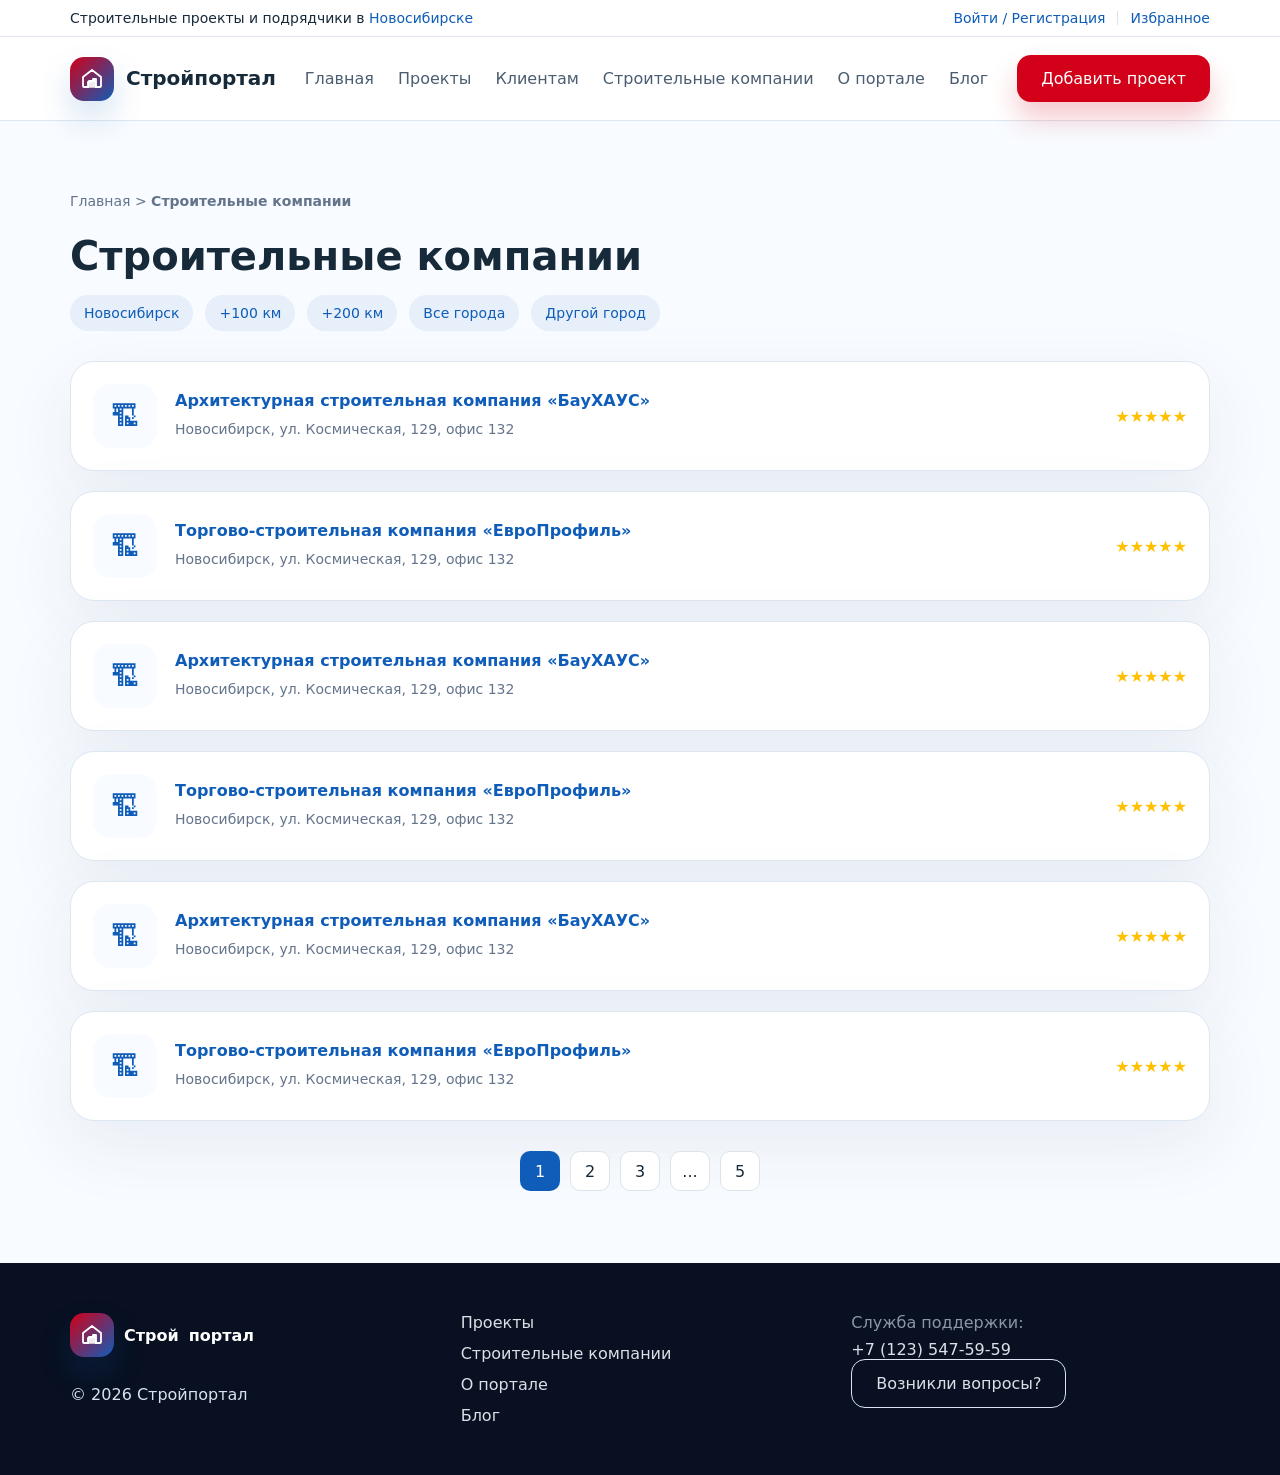
<file: companies.html>
﻿<!DOCTYPE html>
<html lang="ru">
<head>
  <meta charset="UTF-8" />
  <meta name="viewport" content="width=device-width, initial-scale=1.0" />
  <title>Стройпортал — строительные компании</title>
  <link rel="stylesheet" href="styles.css" />
</head>
<body>
  <div class="topbar">
    <div class="container topbar__inner">
      <div class="topbar__location">Строительные проекты и подрядчики в <a href="#">Новосибирске</a></div>
      <div class="topbar__actions">
        <a href="auth.html" class="topbar__link">Войти / Регистрация</a>
        <span class="topbar__divider"></span>
        <a href="#" class="topbar__link">Избранное</a>
      </div>
    </div>
  </div>

  <header class="site-header">
    <div class="container site-header__inner">
      <a href="index.html" class="logo">
        <span class="logo__symbol" aria-hidden="true">
          <svg viewBox="0 0 24 24" xmlns="http://www.w3.org/2000/svg" aria-hidden="true">
            <path d="M3 10l9-7 9 7v9a1 1 0 0 1-1 1h-5v-6h-6v6H4a1 1 0 0 1-1-1v-9z" fill="none" stroke="currentColor" stroke-width="1.8" stroke-linejoin="round" stroke-linecap="round"/>
            <path d="M8 20v-5h3v5M13 20v-8h3v8" fill="none" stroke="currentColor" stroke-width="1.8" stroke-linejoin="round" stroke-linecap="round"/>
          </svg>
        </span>
        <span class="logo__text"><strong>Строй</strong>портал</span>
      </a>
      <nav class="main-nav">
        <a href="index.html">Главная</a>
        <a href="projects.html">Проекты</a>
        <a href="client.html">Клиентам</a>
        <a href="companies.html">Строительные компании</a>
        <a href="about.html">О портале</a>
        <a href="blog.html">Блог</a>
      </nav>
      <div class="header-actions">
        <a href="#add-project" class="button button--primary">Добавить проект</a>
        <button class="menu-toggle" id="menuToggle" aria-label="Открыть меню">☰</button>
      </div>
    </div>
  </header>

  <div class="mobile-menu" id="mobileMenu">
    <nav class="mobile-nav">
      <a href="index.html">Главная</a>
      <a href="projects.html">Проекты</a>
      <a href="client.html">Клиентам</a>
      <a href="companies.html">Строительные компании</a>
      <a href="about.html">О портале</a>
      <a href="blog.html">Блог</a>
    </nav>
  </div>
  <main>
    <section class="section section--white">
      <div class="container">
        <div class="breadcrumb">Главная &gt; <strong>Строительные компании</strong></div>
        <div class="page-title-row">
          <h1>Строительные компании</h1>
          <div class="project-region-links">
            <a href="#">Новосибирск</a>
            <a href="#">+100 км</a>
            <a href="#">+200 км</a>
            <a href="#">Все города</a>
            <a href="#">Другой город</a>
          </div>
        </div>
        <div class="builder-grid builder-grid--full">
          <article class="builder-card">
            <div class="builder-card__logo">🏗</div>
            <div>
              <a href="#" class="builder-card__title">Архитектурная строительная компания «БауХАУС»</a>
              <p class="builder-card__address">Новосибирск, ул. Космическая, 129, офис 132</p>
            </div>
            <div class="builder-card__rating">★★★★★</div>
          </article>
          <article class="builder-card">
            <div class="builder-card__logo">🏗</div>
            <div>
              <a href="#" class="builder-card__title">Торгово-строительная компания «ЕвроПрофиль»</a>
              <p class="builder-card__address">Новосибирск, ул. Космическая, 129, офис 132</p>
            </div>
            <div class="builder-card__rating">★★★★★</div>
          </article>
          <article class="builder-card">
            <div class="builder-card__logo">🏗</div>
            <div>
              <a href="#" class="builder-card__title">Архитектурная строительная компания «БауХАУС»</a>
              <p class="builder-card__address">Новосибирск, ул. Космическая, 129, офис 132</p>
            </div>
            <div class="builder-card__rating">★★★★★</div>
          </article>
          <article class="builder-card">
            <div class="builder-card__logo">🏗</div>
            <div>
              <a href="#" class="builder-card__title">Торгово-строительная компания «ЕвроПрофиль»</a>
              <p class="builder-card__address">Новосибирск, ул. Космическая, 129, офис 132</p>
            </div>
            <div class="builder-card__rating">★★★★★</div>
          </article>
          <article class="builder-card">
            <div class="builder-card__logo">🏗</div>
            <div>
              <a href="#" class="builder-card__title">Архитектурная строительная компания «БауХАУС»</a>
              <p class="builder-card__address">Новосибирск, ул. Космическая, 129, офис 132</p>
            </div>
            <div class="builder-card__rating">★★★★★</div>
          </article>
          <article class="builder-card">
            <div class="builder-card__logo">🏗</div>
            <div>
              <a href="#" class="builder-card__title">Торгово-строительная компания «ЕвроПрофиль»</a>
              <p class="builder-card__address">Новосибирск, ул. Космическая, 129, офис 132</p>
            </div>
            <div class="builder-card__rating">★★★★★</div>
          </article>
        </div>
        <div class="pagination">
          <a href="#" class="pagination__item pagination__item--active">1</a>
          <a href="#" class="pagination__item">2</a>
          <a href="#" class="pagination__item">3</a>
          <a href="#" class="pagination__item">...</a>
          <a href="#" class="pagination__item">5</a>
        </div>
      </div>
    </section>
  </main>

  <footer class="site-footer">
    <div class="container site-footer__inner">
      <div>
        <div class="footer-logo">
        <span class="footer-logo__symbol" aria-hidden="true">
          <svg viewBox="0 0 24 24" xmlns="http://www.w3.org/2000/svg" aria-hidden="true">
            <path d="M3 10l9-7 9 7v9a1 1 0 0 1-1 1h-5v-6h-6v6H4a1 1 0 0 1-1-1v-9z" fill="none" stroke="currentColor" stroke-width="1.8" stroke-linejoin="round" stroke-linecap="round"/>
            <path d="M8 20v-5h3v5M13 20v-8h3v8" fill="none" stroke="currentColor" stroke-width="1.8" stroke-linejoin="round" stroke-linecap="round"/>
          </svg>
        </span>
        <strong>Строй</strong>портал
      </div>
        <p>© 2026 Стройпортал</p>
      </div>
      <div class="footer-links">
        <a href="projects.html">Проекты</a>
        <a href="companies.html">Строительные компании</a>
        <a href="about.html">О портале</a>
        <a href="blog.html">Блог</a>
      </div>
      <div class="footer-support">
        <p>Служба поддержки:</p>
        <a href="tel:+71235475959">+7 (123) 547-59-59</a>
        <a href="#" class="button button--outline">Возникли вопросы?</a>
      </div>
    </div>
  </footer>

  <script src="script.js"></script>
</body>
</html>
</file>
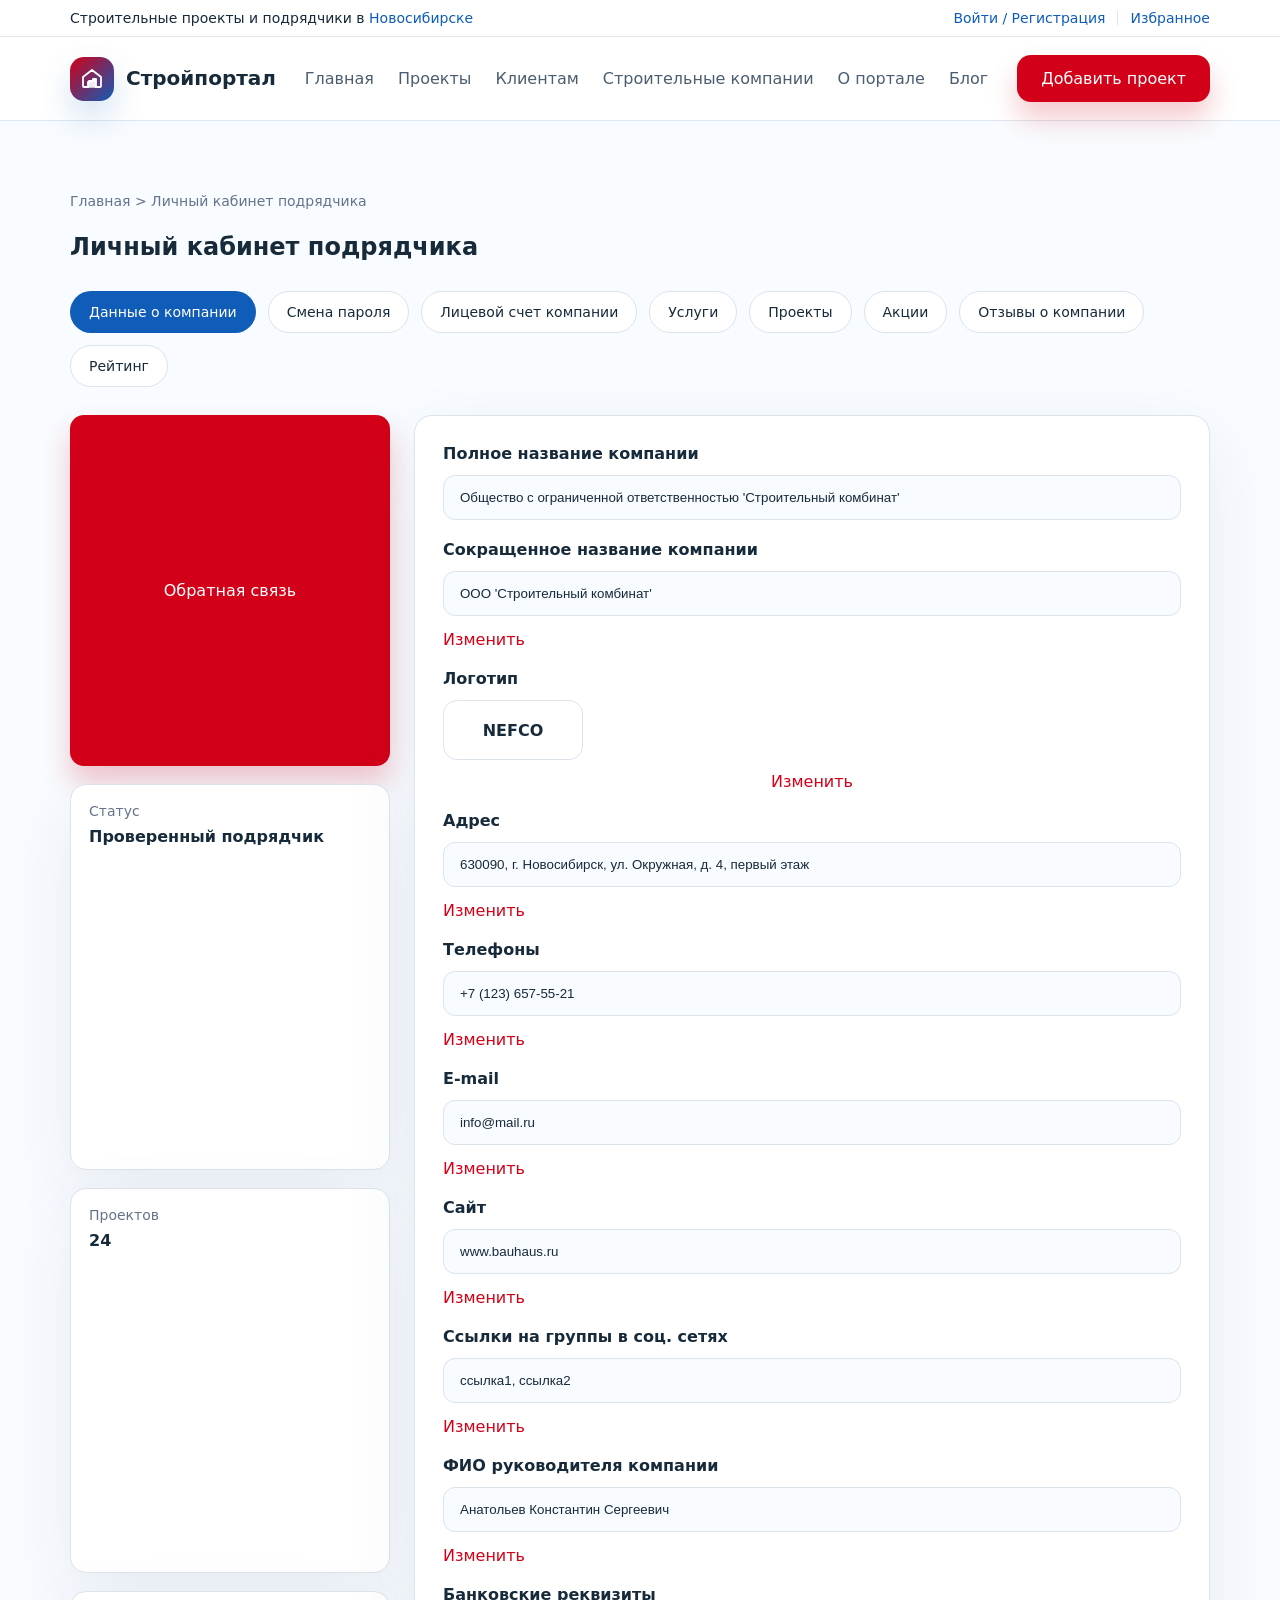
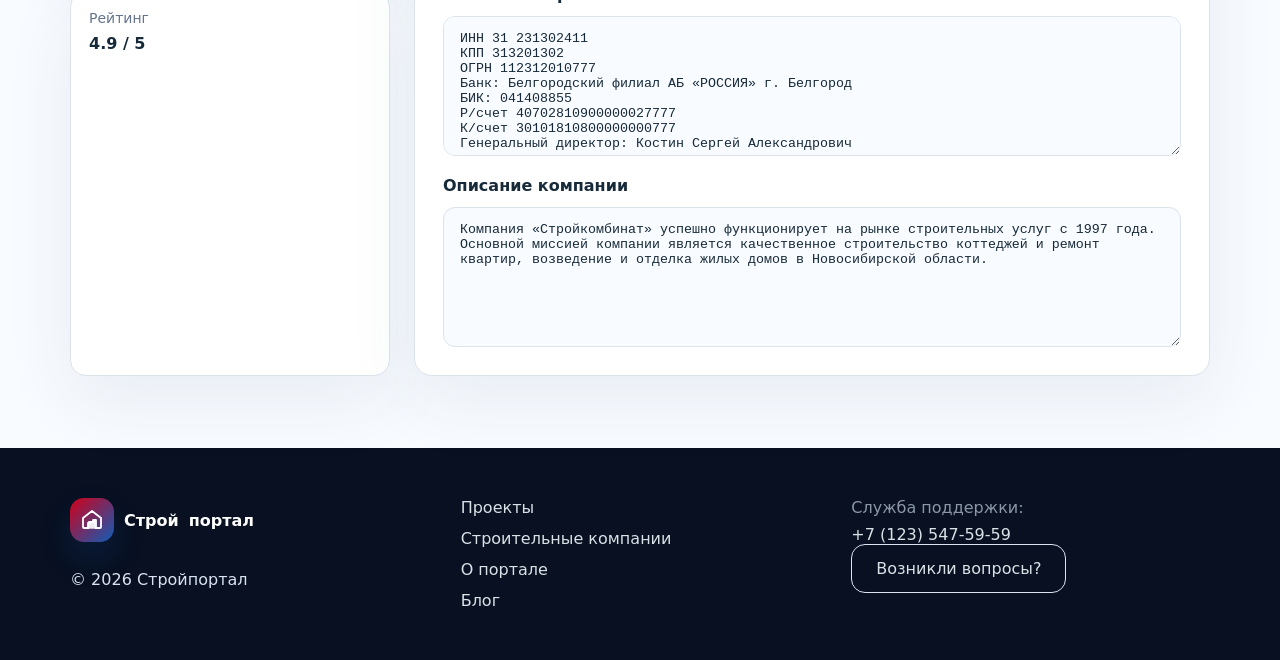
<file: contractor-account.html>
﻿<!DOCTYPE html>
<html lang="ru">
<head>
  <meta charset="UTF-8" />
  <meta name="viewport" content="width=device-width, initial-scale=1.0" />
  <title>Стройпортал — личный кабинет подрядчика</title>
  <link rel="stylesheet" href="styles.css" />
</head>
<body>
  <div class="topbar">
    <div class="container topbar__inner">
      <div class="topbar__location">Строительные проекты и подрядчики в <a href="#">Новосибирске</a></div>
      <div class="topbar__actions">
        <a href="auth.html" class="topbar__link">Войти / Регистрация</a>
        <span class="topbar__divider"></span>
        <a href="#" class="topbar__link">Избранное</a>
      </div>
    </div>
  </div>

  <header class="site-header">
    <div class="container site-header__inner">
      <a href="index.html" class="logo">
        <span class="logo__symbol" aria-hidden="true">
          <svg viewBox="0 0 24 24" xmlns="http://www.w3.org/2000/svg" aria-hidden="true">
            <path d="M3 10l9-7 9 7v9a1 1 0 0 1-1 1h-5v-6h-6v6H4a1 1 0 0 1-1-1v-9z" fill="none" stroke="currentColor" stroke-width="1.8" stroke-linejoin="round" stroke-linecap="round"/>
            <path d="M8 20v-5h3v5M13 20v-8h3v8" fill="none" stroke="currentColor" stroke-width="1.8" stroke-linejoin="round" stroke-linecap="round"/>
          </svg>
        </span>
        <span class="logo__text"><strong>Строй</strong>портал</span>
      </a>
      <nav class="main-nav">
        <a href="index.html">Главная</a>
        <a href="projects.html">Проекты</a>
        <a href="client.html">Клиентам</a>
        <a href="companies.html">Строительные компании</a>
        <a href="about.html">О портале</a>
        <a href="blog.html">Блог</a>
      </nav>
      <div class="header-actions">
        <a href="#" class="button button--primary">Добавить проект</a>
        <button class="menu-toggle" id="menuToggle" aria-label="Открыть меню">☰</button>
      </div>
    </div>
  </header>

  <div class="mobile-menu" id="mobileMenu">
    <nav class="mobile-nav">
      <a href="index.html">Главная</a>
      <a href="projects.html">Проекты</a>
      <a href="client.html">Клиентам</a>
      <a href="companies.html">Строительные компании</a>
      <a href="about.html">О портале</a>
      <a href="blog.html">Блог</a>
    </nav>
  </div>
  <main>
    <section class="section section--white">
      <div class="container">
        <div class="breadcrumb">Главная &gt; Личный кабинет подрядчика</div>
        <h1>Личный кабинет подрядчика</h1>
        <div class="account-tabs">
          <a href="#" class="account-tab account-tab--active">Данные о компании</a>
          <a href="#" class="account-tab">Смена пароля</a>
          <a href="#" class="account-tab">Лицевой счет компании</a>
          <a href="#" class="account-tab">Услуги</a>
          <a href="#" class="account-tab">Проекты</a>
          <a href="#" class="account-tab">Акции</a>
          <a href="#" class="account-tab">Отзывы о компании</a>
          <a href="#" class="account-tab">Рейтинг</a>
        </div>

        <div class="account-grid">
          <aside class="account-sidebar">
            <button class="button button--primary button--full">Обратная связь</button>
            <div class="account-sidebar__info">
              <p class="account-sidebar__label">Статус</p>
              <p class="account-sidebar__value">Проверенный подрядчик</p>
            </div>
            <div class="account-sidebar__info">
              <p class="account-sidebar__label">Проектов</p>
              <p class="account-sidebar__value">24</p>
            </div>
            <div class="account-sidebar__info">
              <p class="account-sidebar__label">Рейтинг</p>
              <p class="account-sidebar__value">4.9 / 5</p>
            </div>
          </aside>

          <section class="account-card">
            <div class="account-card__section">
              <div class="account-card__row">
                <label>Полное название компании</label>
                <input type="text" value="Общество с ограниченной ответственностью 'Строительный комбинат'" />
              </div>
              <div class="account-card__row">
                <label>Сокращенное название компании</label>
                <div class="account-row-inline">
                  <input type="text" value="ООО 'Строительный комбинат'" />
                  <button class="button button--text">Изменить</button>
                </div>
              </div>
              <div class="account-card__row">
                <label>Логотип</label>
                <div class="account-logo-preview">NEFCO</div>
                <button class="button button--text">Изменить</button>
              </div>
              <div class="account-card__row">
                <label>Адрес</label>
                <div class="account-row-inline">
                  <input type="text" value="630090, г. Новосибирск, ул. Окружная, д. 4, первый этаж" />
                  <button class="button button--text">Изменить</button>
                </div>
              </div>
              <div class="account-card__row">
                <label>Телефоны</label>
                <div class="account-row-inline">
                  <input type="text" value="+7 (123) 657-55-21" />
                  <button class="button button--text">Изменить</button>
                </div>
              </div>
              <div class="account-card__row">
                <label>E-mail</label>
                <div class="account-row-inline">
                  <input type="text" value="info@mail.ru" />
                  <button class="button button--text">Изменить</button>
                </div>
              </div>
              <div class="account-card__row">
                <label>Сайт</label>
                <div class="account-row-inline">
                  <input type="text" value="www.bauhaus.ru" />
                  <button class="button button--text">Изменить</button>
                </div>
              </div>
              <div class="account-card__row">
                <label>Ссылки на группы в соц. сетях</label>
                <div class="account-row-inline">
                  <input type="text" value="ссылка1, ссылка2" />
                  <button class="button button--text">Изменить</button>
                </div>
              </div>
              <div class="account-card__row">
                <label>ФИО руководителя компании</label>
                <div class="account-row-inline">
                  <input type="text" value="Анатольев Константин Сергеевич" />
                  <button class="button button--text">Изменить</button>
                </div>
              </div>
              <div class="account-card__row">
                <label>Банковские реквизиты</label>
                <textarea readonly>ИНН 31 231302411
КПП 313201302
ОГРН 112312010777
Банк: Белгородский филиал АБ «РОССИЯ» г. Белгород
БИК: 041408855
Р/счет 40702810900000027777
К/счет 30101810800000000777
Генеральный директор: Костин Сергей Александрович</textarea>
              </div>
              <div class="account-card__row">
                <label>Описание компании</label>
                <textarea>Компания «Стройкомбинат» успешно функционирует на рынке строительных услуг с 1997 года. Основной миссией компании является качественное строительство коттеджей и ремонт квартир, возведение и отделка жилых домов в Новосибирской области.</textarea>
              </div>
            </div>
          </section>
        </div>
      </div>
    </section>
  </main>

  <footer class="site-footer">
    <div class="container site-footer__inner">
      <div>
        <div class="footer-logo">
        <span class="footer-logo__symbol" aria-hidden="true">
          <svg viewBox="0 0 24 24" xmlns="http://www.w3.org/2000/svg" aria-hidden="true">
            <path d="M3 10l9-7 9 7v9a1 1 0 0 1-1 1h-5v-6h-6v6H4a1 1 0 0 1-1-1v-9z" fill="none" stroke="currentColor" stroke-width="1.8" stroke-linejoin="round" stroke-linecap="round"/>
            <path d="M8 20v-5h3v5M13 20v-8h3v8" fill="none" stroke="currentColor" stroke-width="1.8" stroke-linejoin="round" stroke-linecap="round"/>
          </svg>
        </span>
        <strong>Строй</strong>портал
      </div>
        <p>© 2026 Стройпортал</p>
      </div>
      <div class="footer-links">
        <a href="projects.html">Проекты</a>
        <a href="companies.html">Строительные компании</a>
        <a href="about.html">О портале</a>
        <a href="blog.html">Блог</a>
      </div>
      <div class="footer-support">
        <p>Служба поддержки:</p>
        <a href="tel:+71235475959">+7 (123) 547-59-59</a>
        <a href="#" class="button button--outline">Возникли вопросы?</a>
      </div>
    </div>
  </footer>

  <script src="script.js"></script>
</body>
</html>
</file>
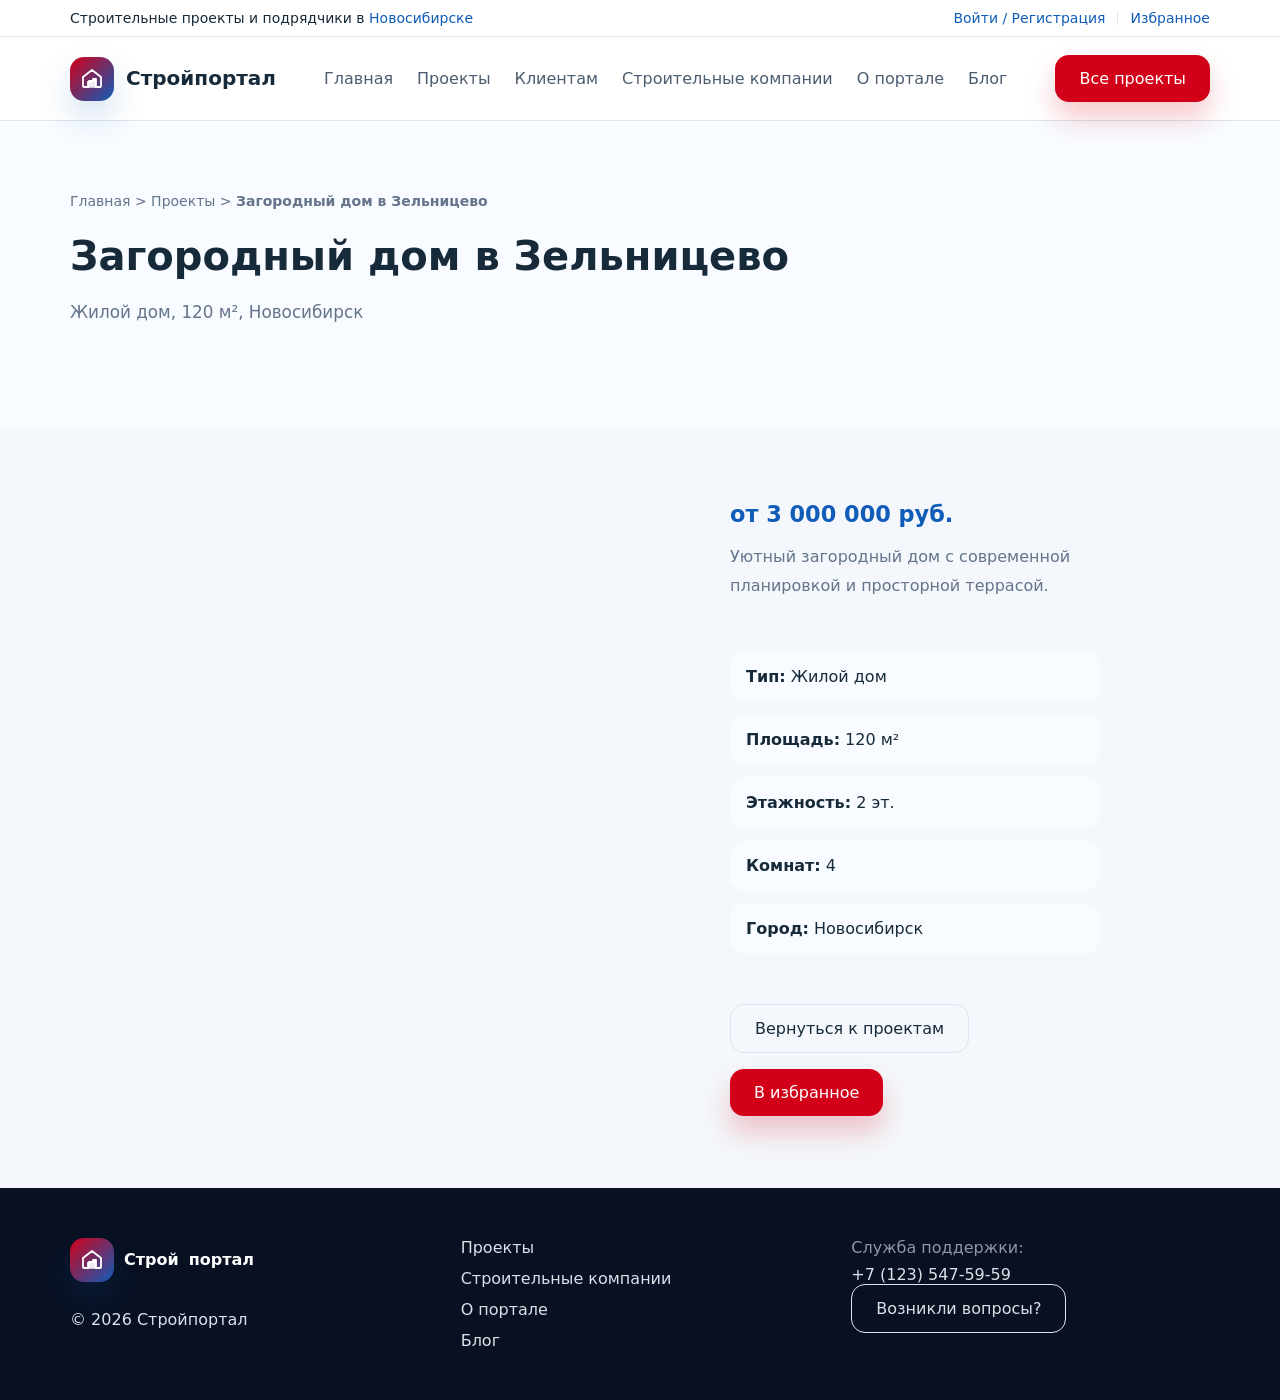
<file: project.html>
<!DOCTYPE html>
<html lang="ru">
<head>
  <meta charset="UTF-8" />
  <meta name="viewport" content="width=device-width, initial-scale=1.0" />
  <title>Стройпортал — Проект</title>
  <link rel="stylesheet" href="styles.css" />
</head>
<body>
  <div class="topbar">
    <div class="container topbar__inner">
      <div class="topbar__location">Строительные проекты и подрядчики в <a href="#">Новосибирске</a></div>
      <div class="topbar__actions">
        <a href="auth.html" class="topbar__link">Войти / Регистрация</a>
        <span class="topbar__divider"></span>
        <a href="#" class="topbar__link">Избранное</a>
      </div>
    </div>
  </div>

  <header class="site-header">
    <div class="container site-header__inner">
      <a href="index.html" class="logo">
        <span class="logo__symbol" aria-hidden="true">
          <svg viewBox="0 0 24 24" xmlns="http://www.w3.org/2000/svg" aria-hidden="true">
            <path d="M3 10l9-7 9 7v9a1 1 0 0 1-1 1h-5v-6h-6v6H4a1 1 0 0 1-1-1v-9z" fill="none" stroke="currentColor" stroke-width="1.8" stroke-linejoin="round" stroke-linecap="round"/>
            <path d="M8 20v-5h3v5M13 20v-8h3v8" fill="none" stroke="currentColor" stroke-width="1.8" stroke-linejoin="round" stroke-linecap="round"/>
          </svg>
        </span>
        <span class="logo__text"><strong>Строй</strong>портал</span>
      </a>
      <nav class="main-nav">
        <a href="index.html">Главная</a>
        <a href="projects.html">Проекты</a>
        <a href="client.html">Клиентам</a>
        <a href="companies.html">Строительные компании</a>
        <a href="about.html">О портале</a>
        <a href="blog.html">Блог</a>
      </nav>
      <div class="header-actions">
        <a href="projects.html" class="button button--primary">Все проекты</a>
        <button class="menu-toggle" id="menuToggle" aria-label="Открыть меню">☰</button>
      </div>
    </div>
  </header>

  <div class="mobile-menu" id="mobileMenu">
    <nav class="mobile-nav">
      <a href="index.html">Главная</a>
      <a href="projects.html">Проекты</a>
      <a href="companies.html">Строительные компании</a>
      <a href="about.html">О портале</a>
      <a href="blog.html">Блог</a>
    </nav>
  </div>

  <main>
    <section class="section section--white">
      <div class="container">
        <div class="breadcrumb">Главная > <a href="projects.html">Проекты</a> > <strong id="projectBreadcrumb">Проект</strong></div>
        <div class="page-title-row">
          <div>
            <h1 id="projectTitle">Проект</h1>
            <p class="section__text" id="projectSubtitle">Подробная информация о выбранном проекте.</p>
          </div>
        </div>
      </div>
    </section>

    <section class="section">
      <div class="container">
        <div id="projectDetail"></div>
      </div>
    </section>
  </main>

  <footer class="site-footer">
    <div class="container site-footer__inner">
      <div>
        <div class="footer-logo">
          <span class="footer-logo__symbol" aria-hidden="true">
            <svg viewBox="0 0 24 24" xmlns="http://www.w3.org/2000/svg" aria-hidden="true">
              <path d="M3 10l9-7 9 7v9a1 1 0 0 1-1 1h-5v-6h-6v6H4a1 1 0 0 1-1-1v-9z" fill="none" stroke="currentColor" stroke-width="1.8" stroke-linejoin="round" stroke-linecap="round"/>
              <path d="M8 20v-5h3v5M13 20v-8h3v8" fill="none" stroke="currentColor" stroke-width="1.8" stroke-linejoin="round" stroke-linecap="round"/>
            </svg>
          </span>
          <strong>Строй</strong>портал
        </div>
        <p>© 2026 Стройпортал</p>
      </div>
      <div class="footer-links">
        <a href="projects.html">Проекты</a>
        <a href="companies.html">Строительные компании</a>
        <a href="about.html">О портале</a>
        <a href="blog.html">Блог</a>
      </div>
      <div class="footer-support">
        <p>Служба поддержки:</p>
        <a href="tel:+71235475959">+7 (123) 547-59-59</a>
        <a href="#" class="button button--outline">Возникли вопросы?</a>
      </div>
    </div>
  </footer>

  <script src="script.js"></script>
</body>
</html>
</file>
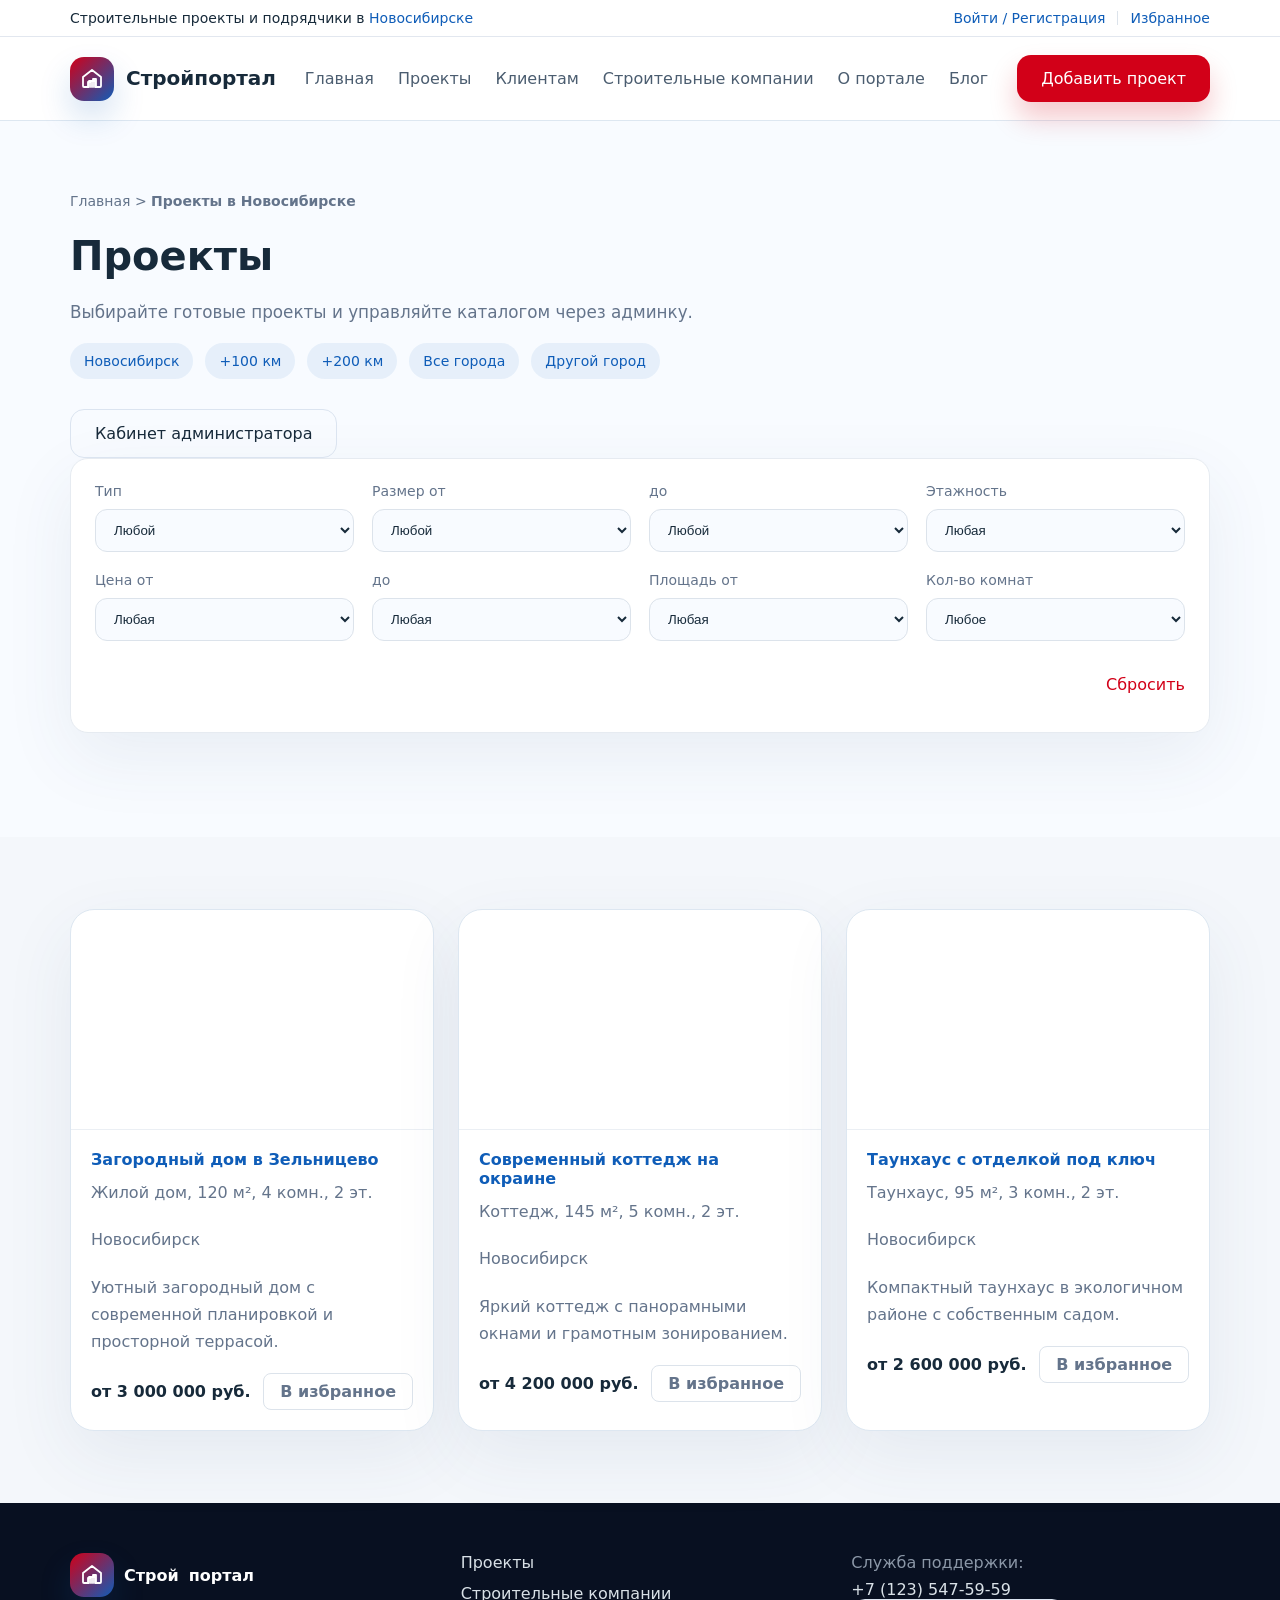
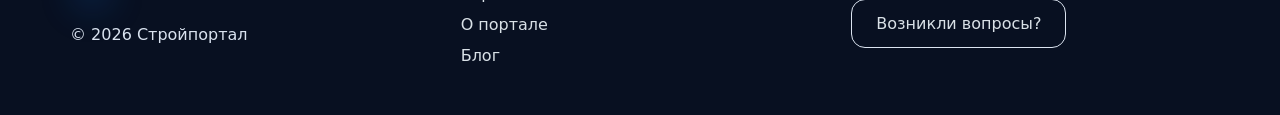
<file: projects.html>
﻿<!DOCTYPE html>
<html lang="ru">
<head>
  <meta charset="UTF-8" />
  <meta name="viewport" content="width=device-width, initial-scale=1.0" />
  <title>Стройпортал — каталог проектов</title>
  <link rel="stylesheet" href="styles.css" />
</head>
<body>
  <div class="topbar">
    <div class="container topbar__inner">
      <div class="topbar__location">Строительные проекты и подрядчики в <a href="#">Новосибирске</a></div>
      <div class="topbar__actions">
        <a href="auth.html" class="topbar__link">Войти / Регистрация</a>
        <span class="topbar__divider"></span>
        <a href="#" class="topbar__link">Избранное</a>
      </div>
    </div>
  </div>

  <header class="site-header">
    <div class="container site-header__inner">
      <a href="index.html" class="logo">
        <span class="logo__symbol" aria-hidden="true">
          <svg viewBox="0 0 24 24" xmlns="http://www.w3.org/2000/svg" aria-hidden="true">
            <path d="M3 10l9-7 9 7v9a1 1 0 0 1-1 1h-5v-6h-6v6H4a1 1 0 0 1-1-1v-9z" fill="none" stroke="currentColor" stroke-width="1.8" stroke-linejoin="round" stroke-linecap="round"/>
            <path d="M8 20v-5h3v5M13 20v-8h3v8" fill="none" stroke="currentColor" stroke-width="1.8" stroke-linejoin="round" stroke-linecap="round"/>
          </svg>
        </span>
        <span class="logo__text"><strong>Строй</strong>портал</span>
      </a>
      <nav class="main-nav">
        <a href="index.html">Главная</a>
        <a href="projects.html">Проекты</a>
        <a href="client.html">Клиентам</a>
        <a href="#">Строительные компании</a>
        <a href="about.html">О портале</a>
        <a href="blog.html">Блог</a>
      </nav>
      <div class="header-actions">
        <a href="#add-project" class="button button--primary">Добавить проект</a>
        <button class="menu-toggle" id="menuToggle" aria-label="Открыть меню">☰</button>
      </div>
    </div>
  </header>

  <div class="mobile-menu" id="mobileMenu">
    <nav class="mobile-nav">
      <a href="index.html">Главная</a>
      <a href="projects.html">Проекты</a>
      <a href="#">Строительные компании</a>
      <a href="about.html">О портале</a>
      <a href="blog.html">Блог</a>
    </nav>
  </div>

  <main>
    <section class="section section--white">
      <div class="container">
        <div class="breadcrumb">Главная &gt; <strong>Проекты в Новосибирске</strong></div>
        <div class="page-title-row">
          <div>
            <h1>Проекты</h1>
            <p class="section__text">Выбирайте готовые проекты и управляйте каталогом через админку.</p>
          </div>
          <div class="project-region-links">
            <a href="#">Новосибирск</a>
            <a href="#">+100 км</a>
            <a href="#">+200 км</a>
            <a href="#">Все города</a>
            <a href="#">Другой город</a>
          </div>
        </div>
        <div class="admin-link-row">
          <a href="admin.html" class="button button--outline">Кабинет администратора</a>
        </div>
        <form class="filter-panel" id="projectFilters">
          <div class="filter-row">
            <label>
              Тип
              <select id="filterType">
                <option>Любой</option>
                <option>Жилой дом</option>
                <option>Коттедж</option>
                <option>Таунхаус</option>
              </select>
            </label>
            <label>
              Размер от
              <select id="filterAreaFrom">
                <option>Любой</option>
                <option>до 100 м²</option>
                <option>100–200 м²</option>
              </select>
            </label>
            <label>
              до
              <select id="filterAreaTo">
                <option>Любой</option>
                <option>до 150 м²</option>
                <option>до 250 м²</option>
              </select>
            </label>
            <label>
              Этажность
              <select id="filterFloors">
                <option>Любая</option>
                <option>1 этаж</option>
                <option>2 этажа</option>
              </select>
            </label>
          </div>
          <div class="filter-row">
            <label>
              Цена от
              <select id="filterPriceFrom">
                <option>Любая</option>
                <option>от 1 000 000</option>
                <option>от 2 000 000</option>
              </select>
            </label>
            <label>
              до
              <select id="filterPriceTo">
                <option>Любая</option>
                <option>до 2 500 000</option>
                <option>до 4 000 000</option>
              </select>
            </label>
            <label>
              Площадь от
              <select id="filterAreaExact">
                <option>Любая</option>
                <option>от 50 м²</option>
                <option>от 100 м²</option>
              </select>
            </label>
            <label>
              Кол-во комнат
              <select id="filterRooms">
                <option>Любое</option>
                <option>2</option>
                <option>3</option>
                <option>4+</option>
              </select>
            </label>
          </div>
          <div class="filter-actions">
            <button type="button" class="button button--secondary" id="applyFilters">Показать</button>
            <button type="button" class="button button--text" id="resetFilters">Сбросить</button>
          </div>
        </form>
      </div>
    </section>

    <section class="section">
      <div class="container">
        <div class="project-grid" id="projectGrid"></div>
      </div>
    </section>
  </main>

  <footer class="site-footer">
    <div class="container site-footer__inner">
      <div>
        <div class="footer-logo">
        <span class="footer-logo__symbol" aria-hidden="true">
          <svg viewBox="0 0 24 24" xmlns="http://www.w3.org/2000/svg" aria-hidden="true">
            <path d="M3 10l9-7 9 7v9a1 1 0 0 1-1 1h-5v-6h-6v6H4a1 1 0 0 1-1-1v-9z" fill="none" stroke="currentColor" stroke-width="1.8" stroke-linejoin="round" stroke-linecap="round"/>
            <path d="M8 20v-5h3v5M13 20v-8h3v8" fill="none" stroke="currentColor" stroke-width="1.8" stroke-linejoin="round" stroke-linecap="round"/>
          </svg>
        </span>
        <strong>Строй</strong>портал
      </div>
        <p>© 2026 Стройпортал</p>
      </div>
      <div class="footer-links">
        <a href="projects.html">Проекты</a>
        <a href="#">Строительные компании</a>
        <a href="about.html">О портале</a>
        <a href="blog.html">Блог</a>
      </div>
      <div class="footer-support">
        <p>Служба поддержки:</p>
        <a href="tel:+71235475959">+7 (123) 547-59-59</a>
        <a href="#" class="button button--outline">Возникли вопросы?</a>
      </div>
    </div>
  </footer>

  <script src="script.js"></script>
</body>
</html>
</file>
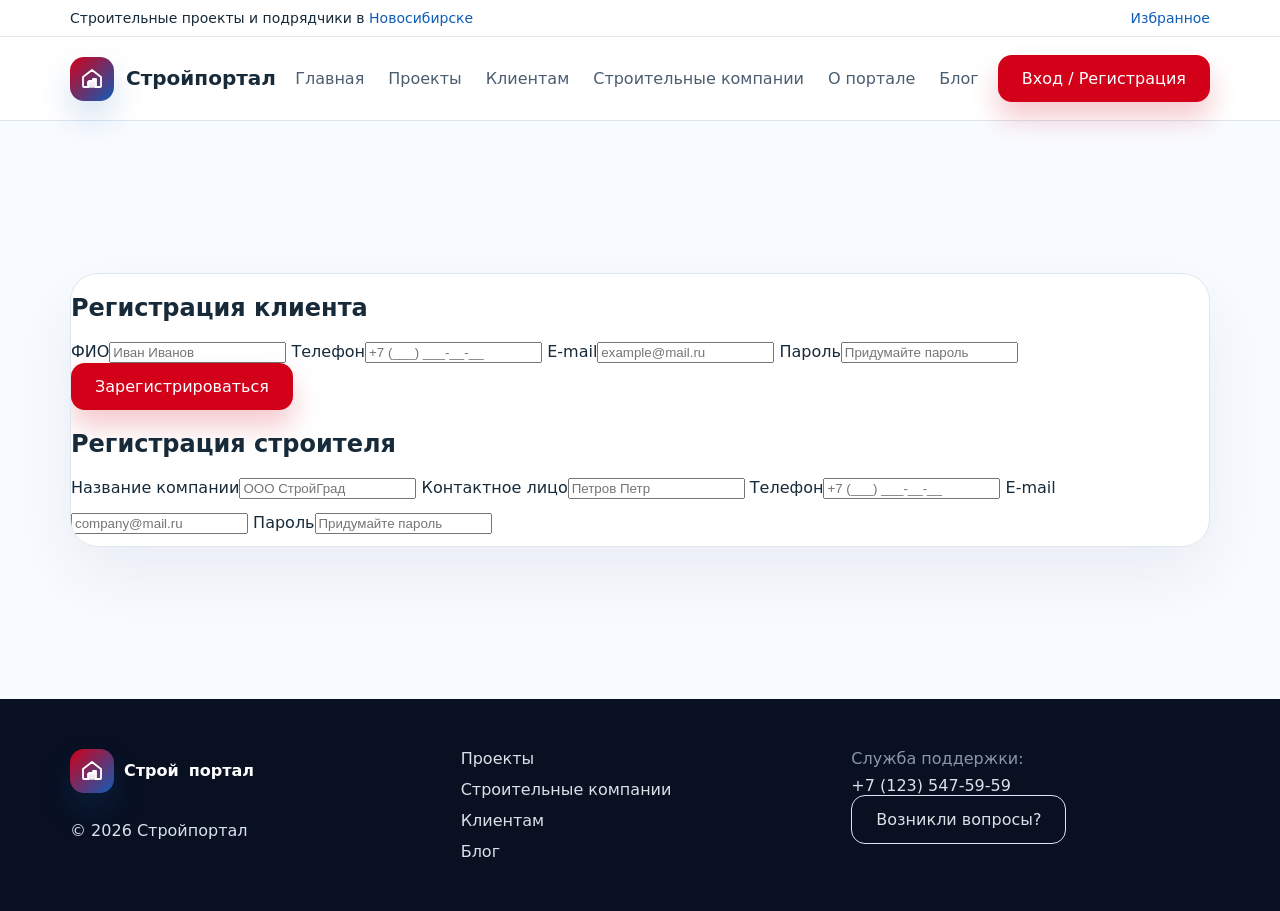
<file: register.html>
﻿<!DOCTYPE html>
<html lang="ru">
<head>
  <meta charset="UTF-8" />
  <meta name="viewport" content="width=device-width, initial-scale=1.0" />
  <title>Стройпортал — Регистрация</title>
  <link rel="stylesheet" href="styles.css" />
</head>
<body>
  <div class="topbar">
    <div class="container topbar__inner">
      <div class="topbar__location">Строительные проекты и подрядчики в <a href="#">Новосибирске</a></div>
      <div class="topbar__actions">
        <a href="#" class="topbar__link">Избранное</a>
      </div>
    </div>
  </div>

  <header class="site-header">
    <div class="container site-header__inner">
      <a href="index.html" class="logo">
        <span class="logo__symbol" aria-hidden="true">
          <svg viewBox="0 0 24 24" xmlns="http://www.w3.org/2000/svg" aria-hidden="true">
            <path d="M3 10l9-7 9 7v9a1 1 0 0 1-1 1h-5v-6h-6v6H4a1 1 0 0 1-1-1v-9z" fill="none" stroke="currentColor" stroke-width="1.8" stroke-linejoin="round" stroke-linecap="round"/>
            <path d="M8 20v-5h3v5M13 20v-8h3v8" fill="none" stroke="currentColor" stroke-width="1.8" stroke-linejoin="round" stroke-linecap="round"/>
          </svg>
        </span>
        <span class="logo__text"><strong>Строй</strong>портал</span>
      </a>
      <nav class="main-nav">
        <a href="index.html">Главная</a>
        <a href="projects.html">Проекты</a>
        <a href="client.html">Клиентам</a>
        <a href="companies.html">Строительные компании</a>
        <a href="about.html">О портале</a>
        <a href="blog.html">Блог</a>
      </nav>
      <div class="header-actions">
        <a href="auth.html" class="button button--primary">Вход / Регистрация</a>
        <button class="menu-toggle" id="menuToggle" aria-label="Открыть меню">☰</button>
      </div>
    </div>
  </header>

  <main>
    <section class="section section--white">
      <div class="container auth-panel auth-panel--wide">
        <div class="auth-card auth-card--split">
          <div>
            <h2>Регистрация клиента</h2>
            <form>
              <label>ФИО<input type="text" placeholder="Иван Иванов" /></label>
              <label>Телефон<input type="tel" placeholder="+7 (___) ___-__-__" /></label>
              <label>E-mail<input type="email" placeholder="example@mail.ru" /></label>
              <label>Пароль<input type="password" placeholder="Придумайте пароль" /></label>
              <button type="submit" class="button button--primary">Зарегистрироваться</button>
            </form>
          </div>
          <div>
            <h2>Регистрация строителя</h2>
            <form>
              <label>Название компании<input type="text" placeholder="ООО СтройГрад" /></label>
              <label>Контактное лицо<input type="text" placeholder="Петров Петр" /></label>
              <label>Телефон<input type="tel" placeholder="+7 (___) ___-__-__" /></label>
              <label>E-mail<input type="email" placeholder="company@mail.ru" /></label>
              <label>Пароль<input type="password" placeholder="Придумайте пароль" /></label>
              <button type="submit" class="button button--secondary">Зарегистрироваться</button>
            </form>
          </div>
        </div>
      </div>
    </section>
  </main>

  <footer class="site-footer">
    <div class="container site-footer__inner">
      <div>
        <div class="footer-logo">
          <span class="footer-logo__symbol" aria-hidden="true">
            <svg viewBox="0 0 24 24" xmlns="http://www.w3.org/2000/svg" aria-hidden="true">
              <path d="M3 10l9-7 9 7v9a1 1 0 0 1-1 1h-5v-6h-6v6H4a1 1 0 0 1-1-1v-9z" fill="none" stroke="currentColor" stroke-width="1.8" stroke-linejoin="round" stroke-linecap="round"/>
              <path d="M8 20v-5h3v5M13 20v-8h3v8" fill="none" stroke="currentColor" stroke-width="1.8" stroke-linejoin="round" stroke-linecap="round"/>
            </svg>
          </span>
          <strong>Строй</strong>портал
        </div>
        <p>© 2026 Стройпортал</p>
      </div>
      <div class="footer-links">
        <a href="projects.html">Проекты</a>
        <a href="companies.html">Строительные компании</a>
        <a href="client.html">Клиентам</a>
        <a href="blog.html">Блог</a>
      </div>
      <div class="footer-support">
        <p>Служба поддержки:</p>
        <a href="tel:+71235475959">+7 (123) 547-59-59</a>
        <a href="#" class="button button--outline">Возникли вопросы?</a>
      </div>
    </div>
  </footer>

  <script src="script.js"></script>
</body>
</html>
</file>
<file: styles.css>
﻿:root {
  --bg: #f4f7fb;
  --surface: #ffffff;
  --surface-strong: #f8fbff;
  --text: #172a3a;
  --muted: #64748b;
  --primary: #d20018;
  --primary-dark: #8f0011;
  --accent: #0f5db8;
  --accent-soft: rgba(15, 93, 184, 0.12);
  --border: #dde7f1;
}

* {
  box-sizing: border-box;
}

html {
  scroll-behavior: smooth;
}

body {
  margin: 0;
  font-family: Inter, system-ui, sans-serif;
  color: var(--text);
  background: var(--bg);
}

a {
  color: inherit;
  text-decoration: none;
}

button {
  font: inherit;
}

.container {
  width: min(1140px, calc(100% - 32px));
  margin: 0 auto;
}

.topbar {
  background: #ffffff;
  border-bottom: 1px solid #e2e7ef;
}

.topbar__inner {
  display: flex;
  justify-content: space-between;
  align-items: center;
  gap: 16px;
  padding: 10px 0;
  font-size: 14px;
}

.topbar__location a,
.topbar__link {
  color: var(--accent);
}

.topbar__actions {
  display: flex;
  align-items: center;
  gap: 12px;
}

.topbar__divider {
  width: 1px;
  height: 14px;
  background: #dce3eb;
}

.site-header {
  background: rgba(255, 255, 255, 0.96);
  backdrop-filter: blur(14px);
  position: sticky;
  top: 0;
  z-index: 20;
  border-bottom: 1px solid var(--border);
}

.site-header__inner {
  display: flex;
  align-items: center;
  justify-content: space-between;
  gap: 18px;
  padding: 18px 0;
}

.logo {
  display: inline-flex;
  align-items: center;
  gap: 12px;
  font-size: 20px;
  font-weight: 700;
  color: var(--text);
}

.logo__symbol,
.footer-logo__symbol {
  display: inline-flex;
  align-items: center;
  justify-content: center;
  width: 44px;
  height: 44px;
  border-radius: 14px;
  background: linear-gradient(135deg, var(--primary), var(--accent));
  box-shadow: 0 16px 32px rgba(15, 93, 184, 0.18);
}

.logo__symbol svg,
.footer-logo__symbol svg {
  width: 24px;
  height: 24px;
  color: #ffffff;
}

.logo__text {
  line-height: 1.05;
}

.footer-logo {
  display: inline-flex;
  align-items: center;
  gap: 10px;
  font-weight: 700;
  color: var(--text);
}

.main-nav {
  display: flex;
  align-items: center;
  gap: 24px;
}

.main-nav a {
  color: #4b5d70;
  font-weight: 500;
}

.header-actions {
  display: flex;
  align-items: center;
  gap: 12px;
}

.menu-toggle {
  display: none;
  border: none;
  background: transparent;
  font-size: 26px;
  cursor: pointer;
}

.hero {
  min-height: 540px;
  display: flex;
  align-items: center;
  background-image:
    linear-gradient(180deg, rgba(7, 36, 91, 0.72), rgba(7, 36, 91, 0.16)),
    url('https://images.unsplash.com/photo-1505693416388-ac5ce068fe85?auto=format&fit=crop&w=1400&q=80');
  background-size: cover;
  background-position: center;
  color: #ffffff;
}

.hero__inner {
  padding: 80px 0;
}

.hero__content {
  max-width: 560px;
}

@media (max-width: 900px) {
  .hero {
    min-height: 480px;
  }

  .hero__inner {
    padding: 60px 0;
  }

  .hero__content {
    max-width: 100%;
  }
}

.eyebrow {
  margin: 0 0 18px;
  font-size: 13px;
  text-transform: uppercase;
  letter-spacing: 1.4px;
  opacity: 0.92;
}

.hero h1 {
  margin: 0 0 22px;
  font-size: clamp(3rem, 5vw, 4.5rem);
  line-height: 1.02;
  letter-spacing: -0.03em;
}

.hero__text {
  max-width: 520px;
  margin: 0 0 28px;
  font-size: 1.05rem;
  color: rgba(255,255,255,0.9);
  line-height: 1.7;
}

.hero__buttons {
  display: flex;
  flex-wrap: wrap;
  gap: 14px;
}

.section {
  padding: 72px 0;
}

.section--white {
  background: var(--surface-strong);
}

.section__heading,
.section__header {
  display: flex;
  justify-content: space-between;
  align-items: flex-start;
  gap: 18px;
  margin-bottom: 32px;
}

.section__heading h2,
.section__header h2 {
  margin: 0;
  font-size: 2.25rem;
  letter-spacing: -0.03em;
}

.section__heading p {
  margin: 10px 0 0;
  color: var(--muted);
  max-width: 650px;
  line-height: 1.85;
}

.cards {
  display: grid;
  grid-template-columns: repeat(3, minmax(0, 1fr));
  gap: 24px;
}

.feature-card,
.project-card,
.builder-card,
.news-card,
.account-card,
.filter-panel,
.account-sidebar__info {
  background: var(--surface);
  border: 1px solid var(--border);
  border-radius: 24px;
  box-shadow: 0 24px 70px rgba(49, 82, 119, 0.08);
}

.feature-card {
  padding: 30px;
  min-height: 280px;
}

.feature-card__icon {
  width: 62px;
  height: 62px;
  display: grid;
  place-items: center;
  border-radius: 16px;
  background: var(--accent-soft);
  color: var(--accent);
  font-size: 28px;
  margin-bottom: 20px;
}

.feature-card h3 {
  margin: 0 0 12px;
}

.feature-card p {
  margin: 0 0 16px;
  color: var(--muted);
  line-height: 1.7;
}

.button {
  display: inline-flex;
  align-items: center;
  justify-content: center;
  padding: 14px 24px;
  border-radius: 14px;
  border: none;
  cursor: pointer;
  transition: transform 0.2s ease, box-shadow 0.2s ease, background-color 0.2s ease;
}

.button:hover {
  transform: translateY(-1px);
}

.button--primary {
  background: var(--primary);
  color: #ffffff;
  box-shadow: 0 16px 28px rgba(210, 0, 24, 0.22);
}

.button--secondary {
  background: var(--secondary);
  color: #ffffff;
}

.button--outline {
  background: transparent;
  border: 1px solid #dbe4f0;
  color: var(--text);
}

.button--text {
  background: transparent;
  color: var(--primary);
  padding: 0;
}

.project-grid {
  display: grid;
  grid-template-columns: repeat(3, minmax(0, 1fr));
  gap: 24px;
}

.project-card__image {
  min-height: 220px;
  border-bottom: 1px solid #ebeff4;
  background: url('https://images.unsplash.com/photo-1460925895917-afdab827c52f?auto=format&fit=crop&w=1200&q=80') center/cover no-repeat;
  border-radius: 16px 16px 0 0;
}

.project-card__body {
  padding: 20px;
}

.project-card__title {
  display: block;
  margin-bottom: 10px;
  color: var(--accent);
  font-weight: 600;
}

.project-card__meta {
  margin: 0 0 20px;
  color: var(--muted);
  line-height: 1.7;
}

.project-card__footer {
  display: flex;
  justify-content: space-between;
  align-items: center;
  gap: 12px;
  flex-wrap: wrap;
  color: var(--text);
  font-weight: 700;
}

.project-card__description {
  margin: 0 0 18px;
  color: var(--muted);
  line-height: 1.7;
}

.project-card__button {
  padding: 8px 16px;
  border: 1px solid #dce3eb;
  border-radius: 8px;
  background: transparent;
  color: var(--muted);
  cursor: pointer;
}

.project-detail {
  display: grid;
  grid-template-columns: 1.4fr 1fr;
  gap: 32px;
  align-items: start;
}

.project-detail__image {
  min-height: 420px;
  background-size: cover;
  background-position: center;
  border-radius: 24px;
}

.project-detail__price {
  margin: 0 0 16px;
  color: var(--accent);
  font-size: 1.4rem;
  font-weight: 700;
}

.project-detail__description {
  margin: 0 0 24px;
  color: var(--muted);
  line-height: 1.8;
}

.project-detail__specs {
  display: grid;
  gap: 12px;
  margin-bottom: 24px;
}

.project-detail__spec-item {
  background: #f8fbff;
  padding: 16px;
  border-radius: 16px;
  color: var(--text);
}

.project-detail__actions {
  display: flex;
  gap: 16px;
  flex-wrap: wrap;
}

.admin-panel {
  display: grid;
  gap: 24px;
  max-width: 980px;
  margin: 0 auto;
}

.admin-card {
  background: var(--surface);
  border: 1px solid var(--border);
  border-radius: 24px;
  box-shadow: 0 24px 70px rgba(49, 82, 119, 0.08);
  padding: 32px;
}

.admin-card h2 {
  margin: 0 0 22px;
}

.admin-list-card {
  min-height: 260px;
}

.admin-item {
  display: flex;
  justify-content: space-between;
  align-items: flex-start;
  gap: 24px;
  padding: 18px 0;
  border-bottom: 1px solid var(--border);
}

.admin-item:last-child {
  border-bottom: none;
}

.admin-item p {
  margin: 6px 0 0;
  color: var(--muted);
  font-size: 0.95rem;
}

.empty-state {
  padding: 50px 0;
  color: var(--muted);
  text-align: center;
}

.builder-grid {
  display: grid;
  grid-template-columns: repeat(3, minmax(0, 1fr));
  gap: 20px;
}

.builder-grid--full {
  grid-template-columns: 1fr;
}

.builder-card {
  display: grid;
  grid-template-columns: 64px 1fr auto;
  gap: 18px;
  align-items: center;
  padding: 22px;
}

.builder-card__logo {
  width: 64px;
  height: 64px;
  display: grid;
  place-items: center;
  border-radius: 18px;
  background: var(--surface-strong);
  color: var(--accent);
  font-size: 28px;
}

.builder-card__title {
  display: block;
  font-weight: 600;
  color: var(--accent);
  margin-bottom: 8px;
}

.builder-card__address {
  margin: 0;
  color: var(--muted);
  font-size: 14px;
  line-height: 1.6;
}

.builder-card__rating {
  color: #ffc000;
  font-size: 16px;
}

.contact-section {
  background: linear-gradient(180deg, #0f5db8 0%, #0c4d9c 100%);
  color: #ffffff;
}

.contact-section__inner {
  display: grid;
  grid-template-columns: 1.15fr 0.85fr;
  gap: 28px;
  align-items: center;
}

.contact-card {
  padding: 40px;
  border-radius: 24px;
  background: #0b4092;
  box-shadow: 0 20px 60px rgba(7, 37, 92, 0.2);
}

.contact-card h2 {
  margin-top: 0;
  margin-bottom: 24px;
  font-size: 2rem;
}

.contact-form {
  display: grid;
  gap: 16px;
}

.account-tabs {
  display: flex;
  flex-wrap: wrap;
  gap: 12px;
  margin: 30px 0 28px;
}

.account-tab {
  padding: 12px 18px;
  border-radius: 999px;
  border: 1px solid #dce3eb;
  background: var(--surface);
  color: var(--text);
  font-size: 14px;
}

.account-tab--active {
  background: var(--accent);
  color: #ffffff;
  border-color: transparent;
}

.auth-panel {
  padding: 80px 0;
  background: var(--surface-strong);
}

.auth-card {
  background: var(--surface);
  border: 1px solid var(--border);
  border-radius: 28px;
  box-shadow: 0 28px 70px rgba(49, 82, 119, 0.08);
  overflow: hidden;
}

.auth-card--tabs {
  max-width: 680px;
  padding: 36px;
  margin: 0 auto;
}

.auth-card__header {
  display: grid;
  gap: 14px;
  padding-bottom: 18px;
  border-bottom: 1px solid var(--border);
}

.auth-card__header p {
  margin: 0;
  color: var(--muted);
  line-height: 1.7;
}

.auth-tabs {
  display: flex;
  flex-wrap: wrap;
  gap: 12px;
}

.auth-tab {
  padding: 14px 22px;
  border-radius: 999px;
  border: 1px solid #dce3eb;
  background: var(--surface);
  color: var(--text);
  font-size: 15px;
  cursor: pointer;
  transition: background-color 0.2s ease, color 0.2s ease, border-color 0.2s ease;
}

.auth-tab--active {
  background: var(--accent);
  color: #ffffff;
  border-color: transparent;
}

.auth-card__content {
  display: grid;
  gap: 24px;
}

.auth-pane {
  display: none;
}

.auth-pane--active {
  display: block;
}

.auth-form {
  display: grid;
  gap: 20px;
}

.form-group {
  display: grid;
  gap: 8px;
}

.form-group label {
  font-weight: 600;
  color: var(--text);
}

.form-group input,
.form-group select {
  width: 100%;
  padding: 14px 16px;
  border-radius: 14px;
  border: 1px solid #dce3eb;
  background: var(--surface-strong);
  color: var(--text);
}

.form-group select {
  appearance: none;
}

.auth-form button {
  min-height: 56px;
  width: 100%;
  font-size: 1rem;
}

.form-group select {
  appearance: none;
}

.auth-note {
  margin: 0;
  color: var(--muted);
  font-size: 0.95rem;
}

.account-grid {
  display: grid;
  grid-template-columns: 320px minmax(0, 1fr);
  gap: 24px;
}

.account-sidebar {
  display: grid;
  gap: 18px;
}

.button--full {
  width: 100%;
}

.auth-form button {
  min-height: 56px;
  font-size: 1rem;
}

.account-sidebar__info {
  background: var(--surface);
  border: 1px solid #dce3eb;
  border-radius: 16px;
  padding: 18px;
}

.account-sidebar__label {
  margin: 0 0 8px;
  color: var(--muted);
  font-size: 14px;
}

.account-sidebar__value {
  margin: 0;
  font-weight: 700;
}

.account-card {
  background: var(--surface);
  border: 1px solid #dce3eb;
  border-radius: 18px;
  padding: 28px;
}

.account-card__section {
  display: grid;
  gap: 20px;
}

.account-card__row {
  display: grid;
  gap: 12px;
}

.account-card__row label {
  font-weight: 600;
  color: var(--text);
}

.account-card__row input,
.account-card__row textarea {
  width: 100%;
  padding: 14px 16px;
  border-radius: 12px;
  border: 1px solid #dce3eb;
  background: var(--surface-strong);
  color: var(--text);
}

.account-card__row textarea {
  min-height: 140px;
  resize: vertical;
}

.account-row-inline {
  display: flex;
  gap: 14px;
  align-items: center;
  flex-wrap: wrap;
}

.account-logo-preview {
  display: inline-flex;
  align-items: center;
  justify-content: center;
  width: 140px;
  height: 60px;
  border-radius: 14px;
  background: #ffffff;
  border: 1px solid #dce3eb;
  font-weight: 700;
}

.contact-form label {
  display: block;
  font-size: 14px;
  color: rgba(255,255,255,0.88);
}

.contact-form input {
  width: 100%;
  padding: 14px 16px;
  border-radius: 10px;
  border: 1px solid rgba(255,255,255,0.15);
  background: rgba(255,255,255,0.08);
  color: #ffffff;
}

.news-grid {
  display: grid;
  grid-template-columns: repeat(2, minmax(0, 1fr));
  gap: 24px;
}

.news-card {
  overflow: hidden;
}

.news-card__image {
  min-height: 240px;
  background: url('https://images.unsplash.com/photo-1529429617124-9a28e223a5a2?auto=format&fit=crop&w=1200&q=80') center/cover no-repeat;
  overflow: hidden;
}

.news-card__image img {
  width: 100%;
  height: 100%;
  object-fit: cover;
  display: block;
}

.news-card__content {
  padding: 20px;
}

.news-card__date {
  display: inline-block;
  margin-bottom: 16px;
  color: var(--accent);
  font-weight: 700;
}

.section__text {
  margin: 18px 0 0;
  max-width: 740px;
  color: var(--muted);
  line-height: 1.8;
  font-size: 1.05rem;
}

.article-section {
  padding: 64px 0;
}

.article-layout {
  max-width: 920px;
  margin: 0 auto;
}

.article-content {
  display: grid;
  gap: 26px;
}

.article-meta {
  margin: 0;
  color: var(--muted);
  font-size: 0.95rem;
}

.article-image img {
  width: 100%;
  height: auto;
  display: block;
  border-radius: 20px;
  object-fit: cover;
}

.article-image--small img {
  min-height: 240px;
}

.news-card__title {
  display: block;
  font-size: 1.2rem;
  margin-bottom: 12px;
  color: var(--text);
  font-weight: 700;
}

.news-card__content p {
  margin: 0;
  color: var(--muted);
  line-height: 1.7;
}

.site-footer {
  padding: 50px 0;
  background: #081021;
  color: #d9e2ef;
}

.site-footer__inner {
  display: grid;
  grid-template-columns: repeat(3, minmax(0, 1fr));
  gap: 32px;
  align-items: start;
}

.footer-logo {
  display: inline-flex;
  align-items: center;
  gap: 10px;
  color: #ffffff;
  font-weight: 700;
  margin-bottom: 12px;
}

.footer-links {
  display: grid;
  gap: 12px;
}

.footer-links a,
.footer-support a {
  color: #d9e1e7;
}

.footer-support p {
  margin: 0 0 8px;
  color: #8b97a7;
}

.footer-support a.button {
  display: inline-flex;
}

.mobile-menu {
  display: none;
  position: fixed;
  inset: 0;
  background: rgba(17, 24, 39, 0.96);
  z-index: 30;
  padding: 76px 20px 20px;
  overflow-y: auto;
}

.mobile-nav {
  display: grid;
  gap: 18px;
}

.mobile-nav a {
  color: #ffffff;
  font-size: 1.05rem;
}

.mobile-nav__link {
  color: rgba(255,255,255,0.72);
}

@media (max-width: 980px) {
  .main-nav {
    display: none;
  }

  .menu-toggle {
    display: inline-flex;
  }

  .logo {
    font-size: 18px;
  }

  .section__heading,
  .section__header {
    flex-direction: column;
    align-items: flex-start;
  }

  .cards,
  .project-grid,
  .builder-grid,
  .news-grid {
    grid-template-columns: 1fr;
  }

  .contact-section__inner {
    grid-template-columns: 1fr;
  }

  .hero {
    min-height: 620px;
    background-position: center top;
  }
}

@media (max-width: 640px) {
  .container {
    width: min(100%, calc(100% - 24px));
  }

  .topbar__inner,
  .site-header__inner {
    flex-direction: column;
    align-items: stretch;
  }

  .header-actions {
    justify-content: space-between;
  }

  .hero__inner {
    padding: 80px 0;
  }

  .feature-card,
  .project-card__body,
  .builder-card,
  .contact-card,
  .news-card__content {
    border-radius: 18px;
  }

  .button {
    width: 100%;
  }

  .project-card__footer,
  .builder-card {
    grid-template-columns: 1fr;
    text-align: left;
  }
}

.breadcrumb {
  font-size: 14px;
  color: var(--muted);
  margin-bottom: 24px;
}

.page-title-row {
  display: flex;
  justify-content: space-between;
  align-items: center;
  flex-wrap: wrap;
  gap: 16px;
  margin-bottom: 30px;
}

.page-title-row h1 {
  margin: 0;
  font-size: 2.5rem;
}

.project-region-links {
  display: flex;
  flex-wrap: wrap;
  gap: 12px;
}

.project-region-links a {
  color: var(--accent);
  background: rgba(15, 99, 184, 0.08);
  padding: 10px 14px;
  border-radius: 999px;
  font-size: 14px;
}

.filter-panel {
  background: var(--surface);
  border: 1px solid #e6ebf1;
  border-radius: 18px;
  padding: 24px;
  display: grid;
  gap: 20px;
  margin-bottom: 32px;
}

.filter-row {
  display: grid;
  grid-template-columns: repeat(4, minmax(0, 1fr));
  gap: 18px;
}

.filter-row label {
  display: grid;
  gap: 10px;
  font-size: 14px;
  color: var(--muted);
}

.filter-row select {
  width: 100%;
  padding: 12px 14px;
  border-radius: 12px;
  border: 1px solid #dce3eb;
  background: var(--surface-strong);
  color: var(--text);
}

.filter-actions {
  display: flex;
  justify-content: flex-end;
  gap: 14px;
  flex-wrap: wrap;
}

.pagination {
  display: flex;
  justify-content: center;
  gap: 10px;
  margin-top: 30px;
}

.pagination__item {
  display: inline-flex;
  align-items: center;
  justify-content: center;
  width: 40px;
  height: 40px;
  border-radius: 10px;
  border: 1px solid #dce3eb;
  color: var(--text);
  background: var(--surface);
}

.pagination__item--active {
  background: var(--accent);
  color: white;
  border-color: transparent;
}

@media (max-width: 980px) {
  .filter-row {
    grid-template-columns: repeat(2, minmax(0, 1fr));
  }
}

@media (max-width: 760px) {
  .page-title-row {
    flex-direction: column;
    align-items: flex-start;
  }

  .filter-row {
    grid-template-columns: 1fr;
  }

  .project-grid {
    grid-template-columns: 1fr;
  }
}
</file>
